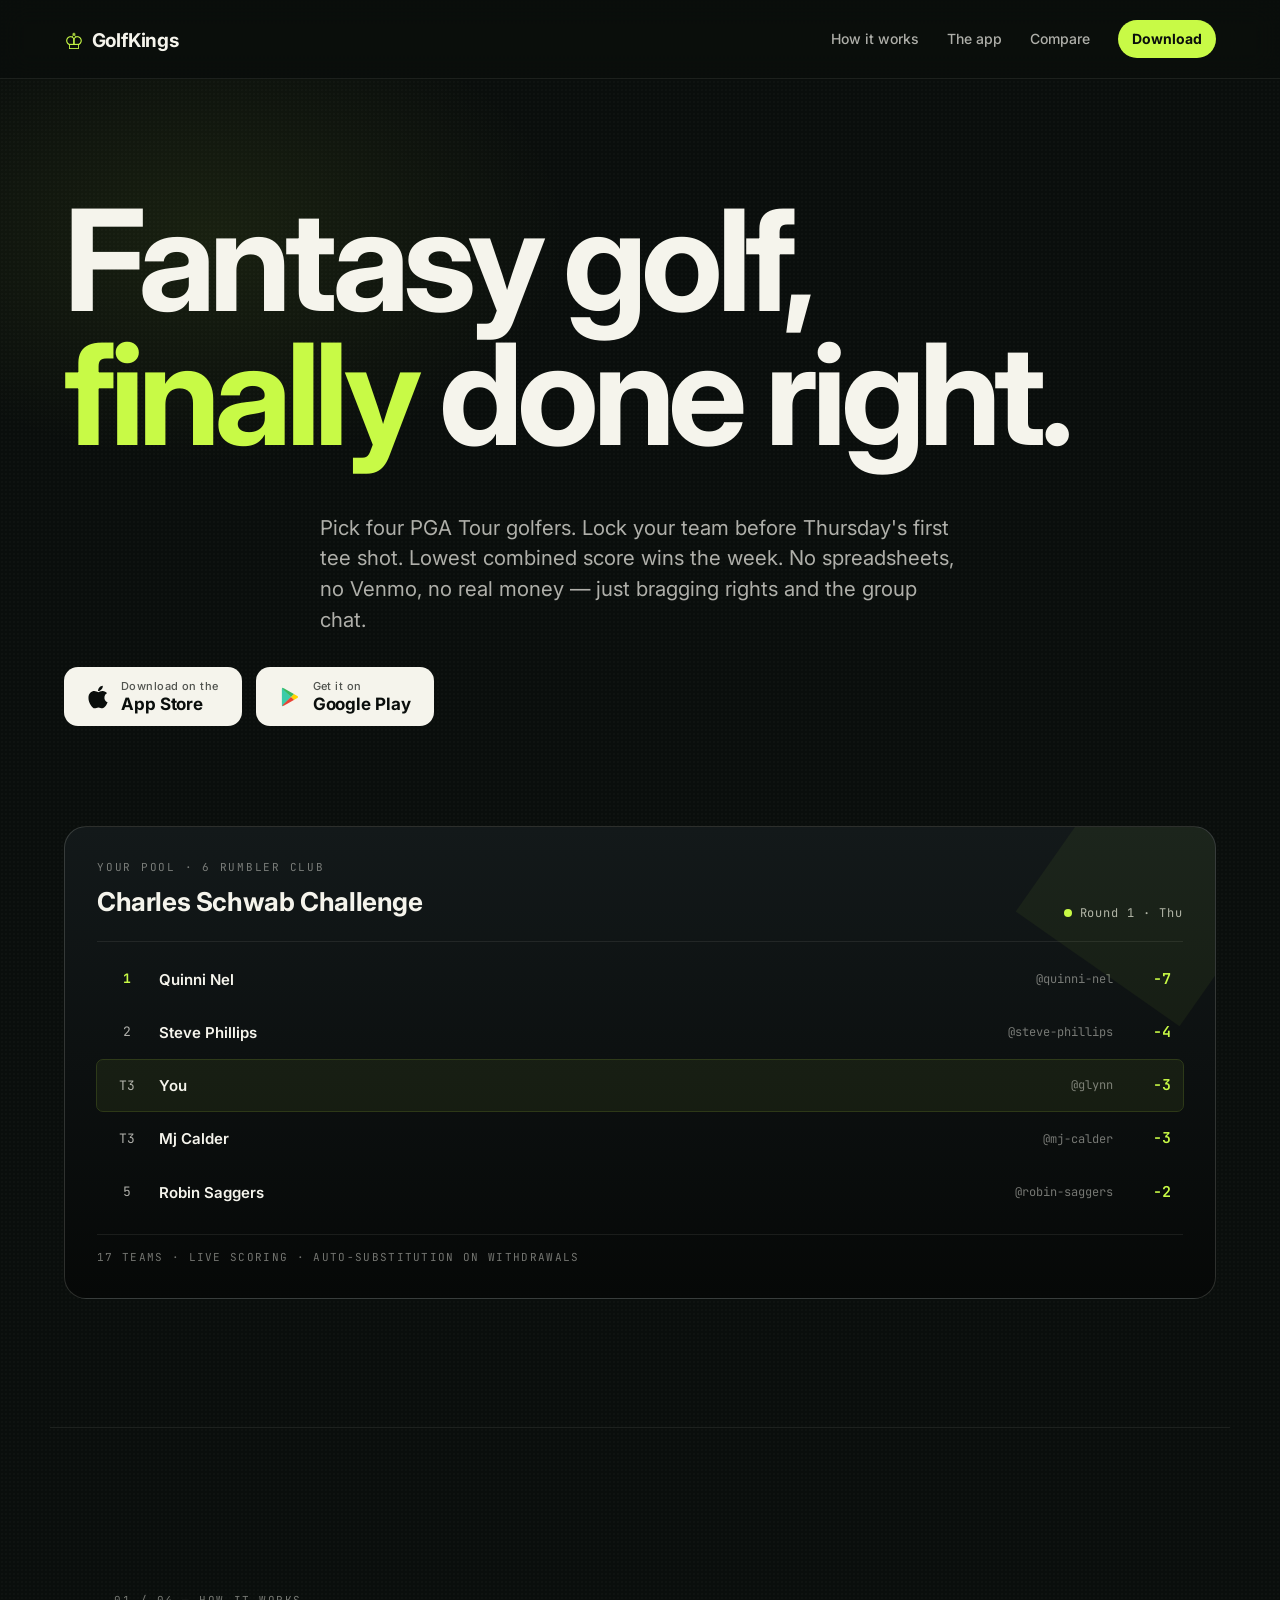
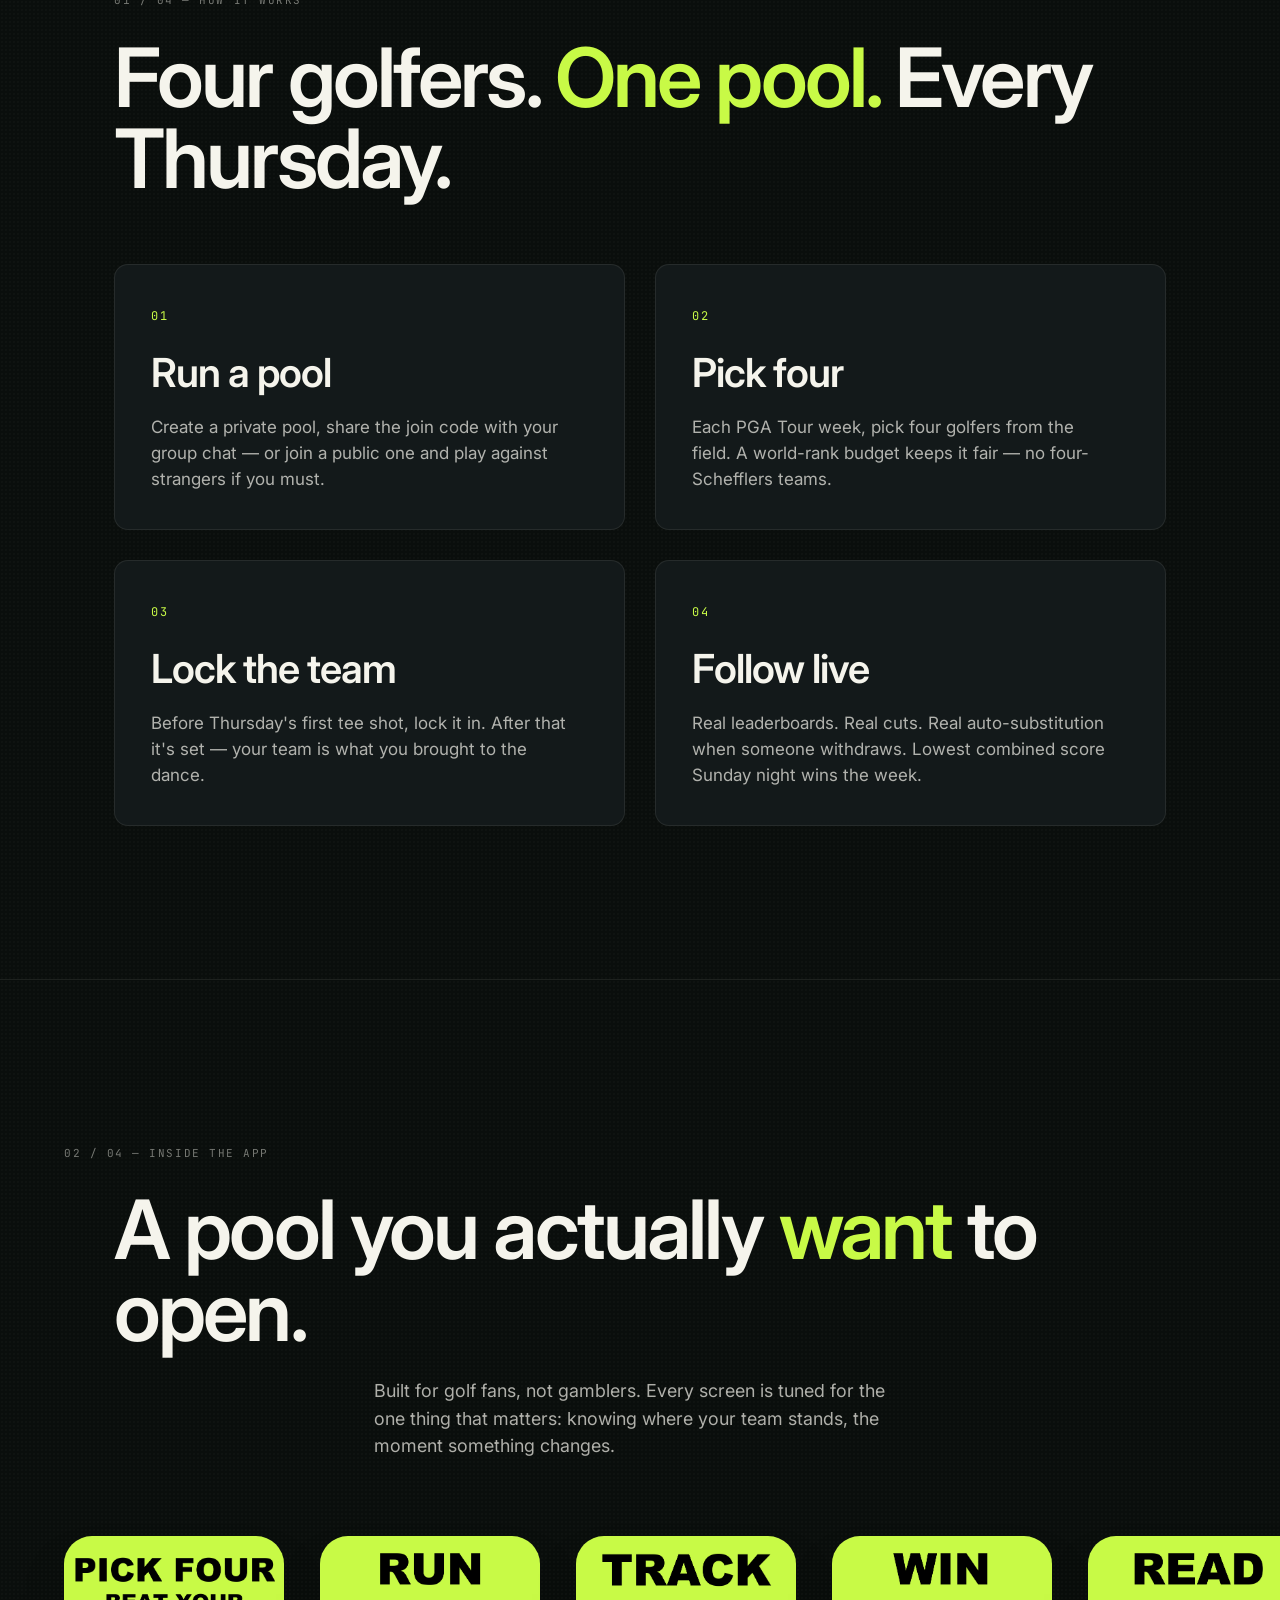
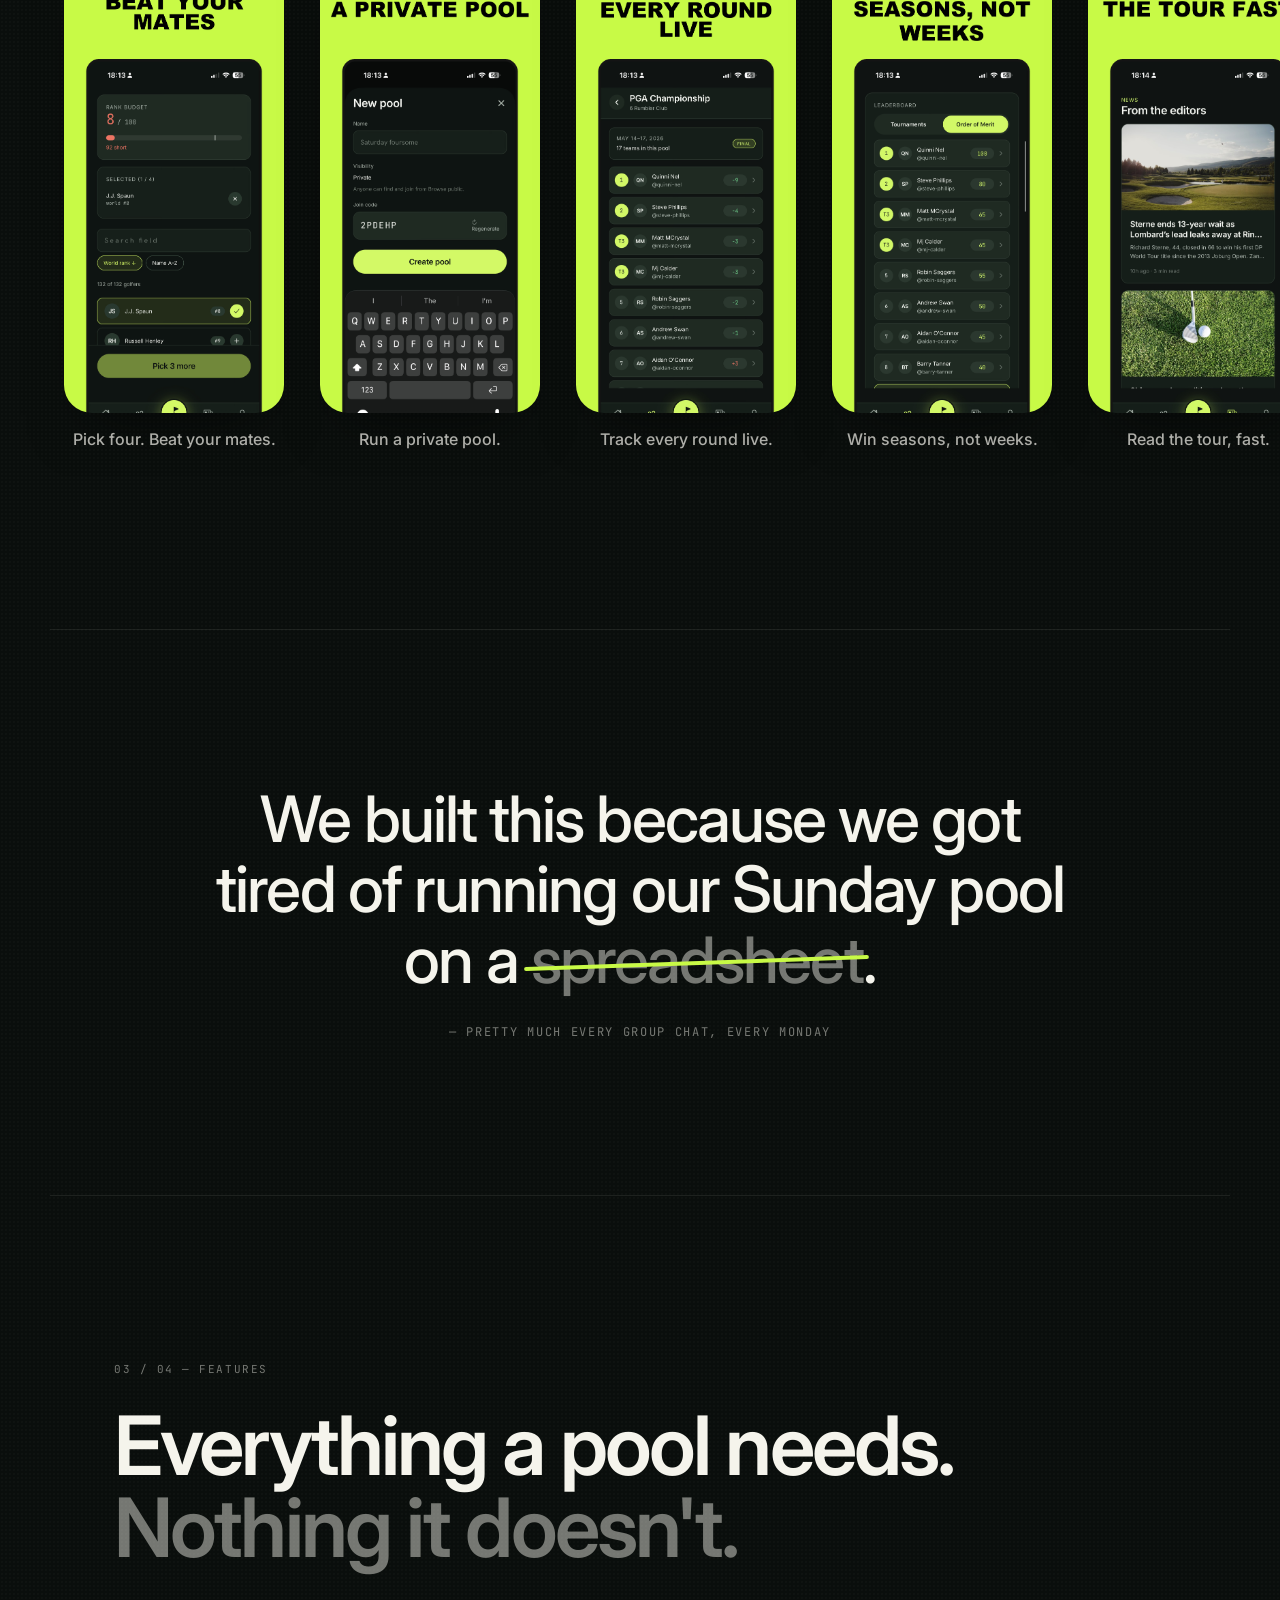
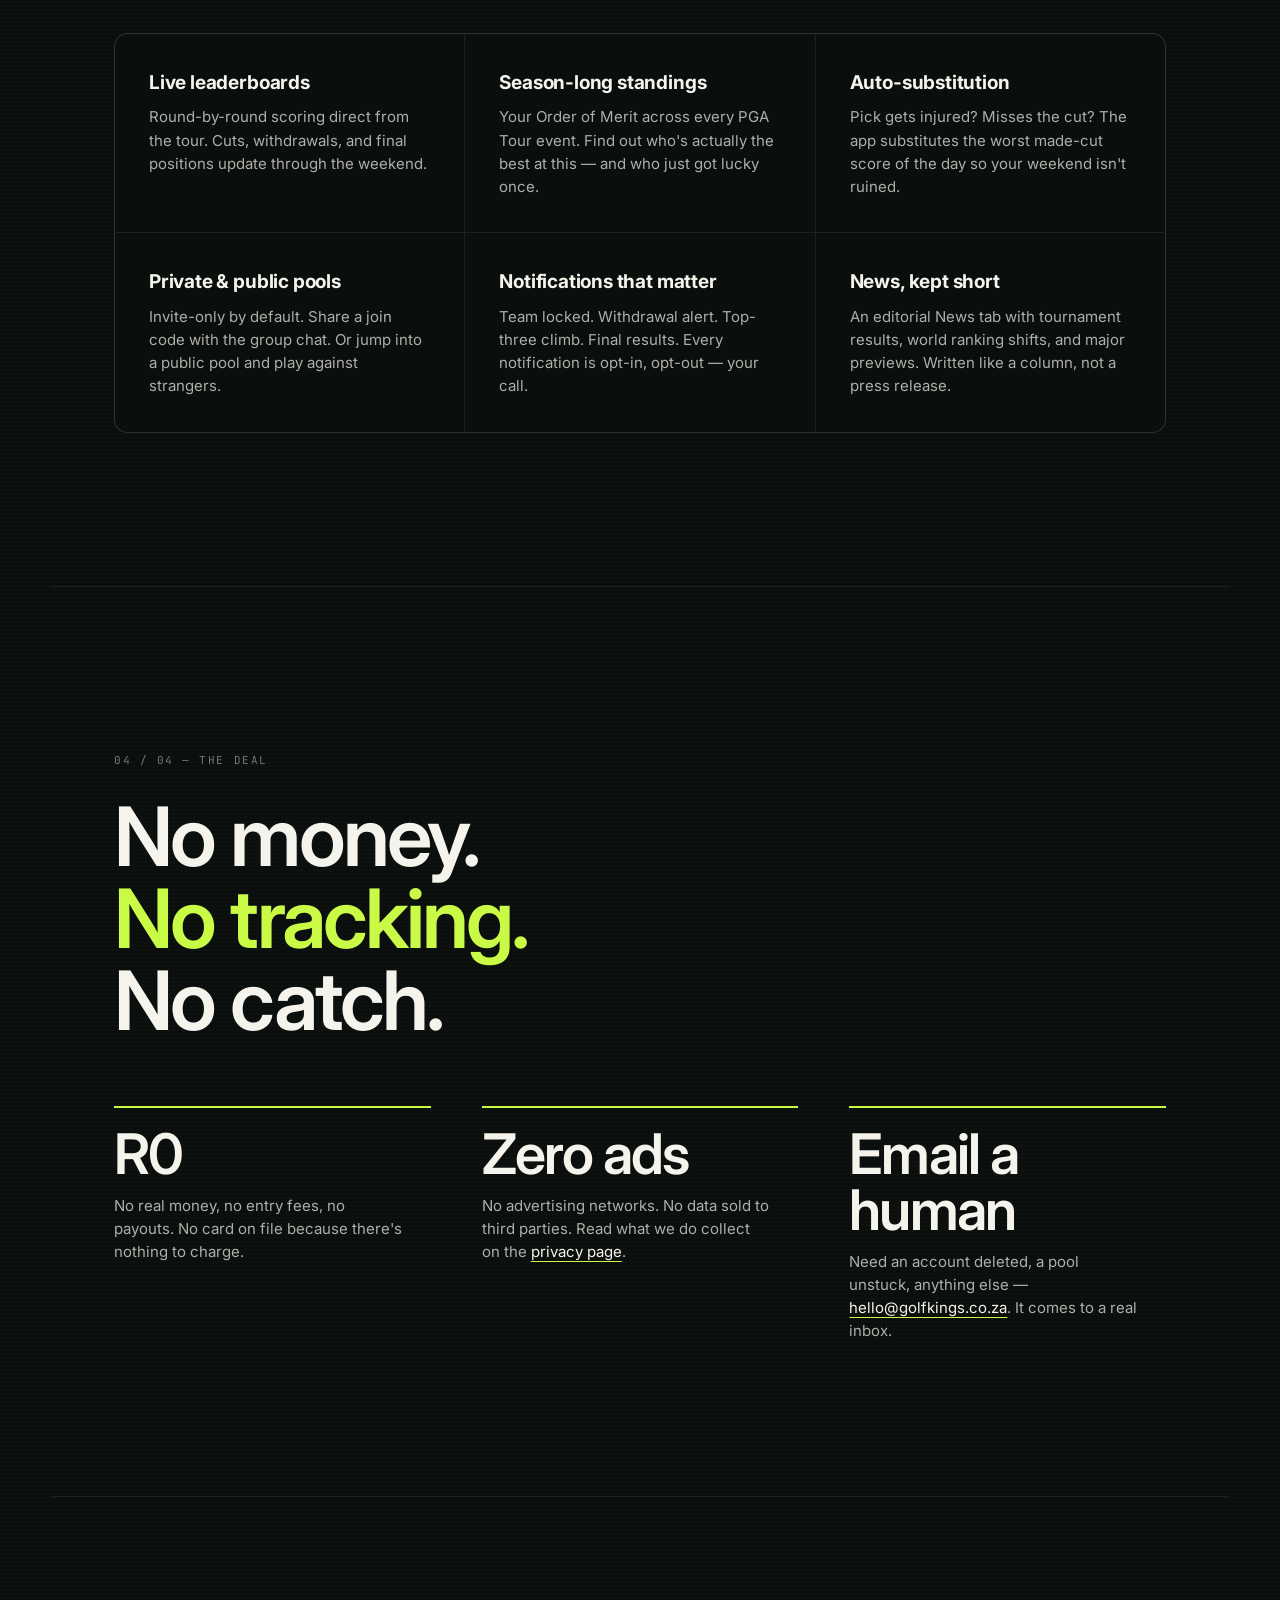
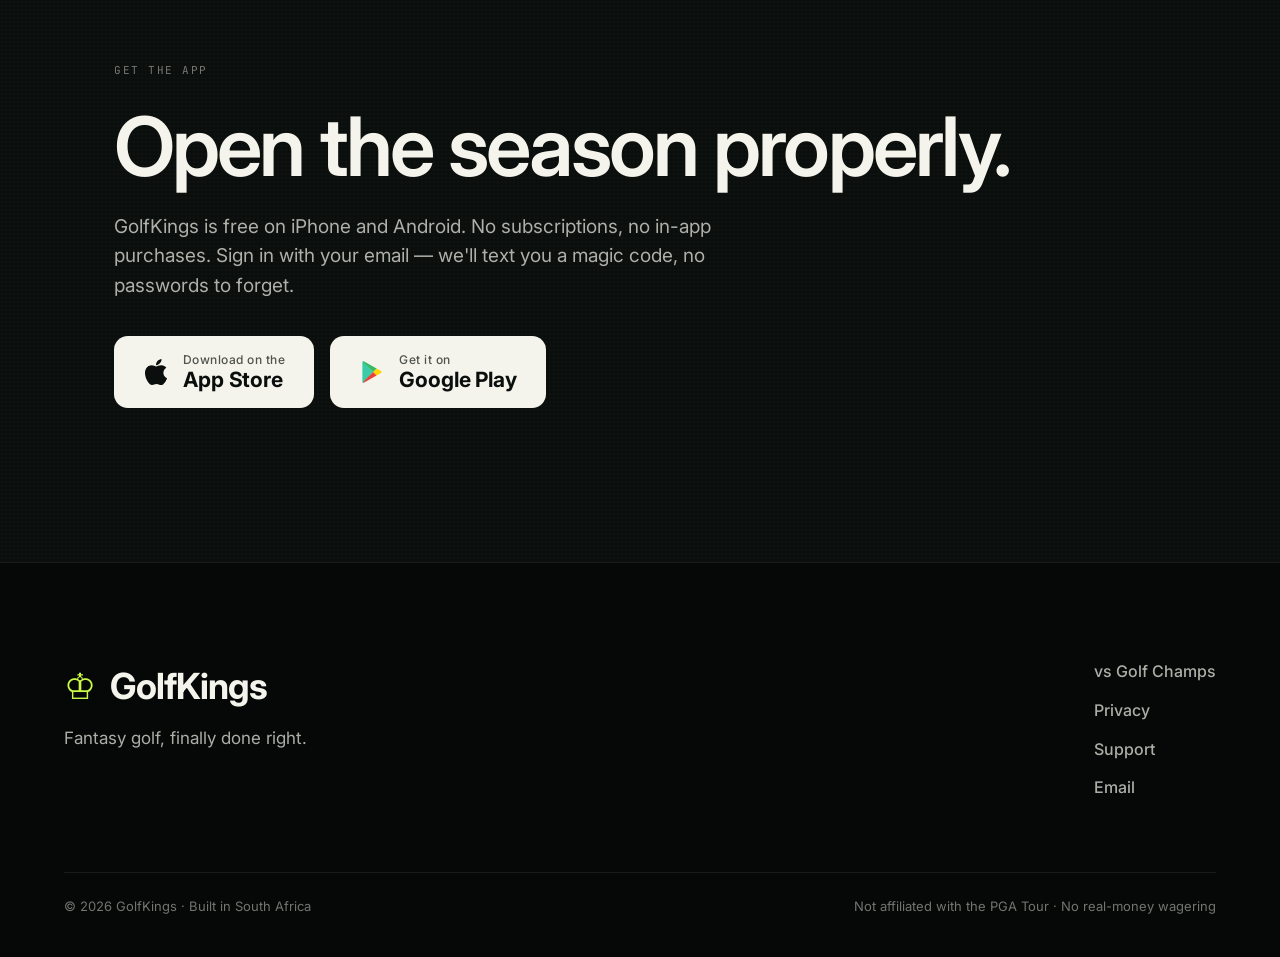
<file: index.html>
<!doctype html>
<html lang="en">
  <head>
    <meta charset="utf-8" />
    <meta name="viewport" content="width=device-width, initial-scale=1" />
    <title>GolfKings — Fantasy Golf Pool App for the PGA Tour</title>
    <meta
      name="description"
      content="Run a private fantasy golf pool with your mates. Pick four PGA Tour golfers each week, lock in before tee-off, follow live leaderboards through Sunday. Free, no betting."
    />
    <meta name="keywords" content="fantasy golf, golf pool app, PGA Tour fantasy, private golf pool, pick'em golf, golf fantasy league, fantasy golf with friends, golf scoring app" />
    <link rel="canonical" href="https://golfkings.co.za/" />

    <!-- Open Graph -->
    <meta property="og:title" content="GolfKings — Fantasy Golf with Your Mates" />
    <meta property="og:description" content="Pick four PGA Tour golfers. Lock your team before Thursday. Lowest combined score wins the week. Private pools, live leaderboards, no real money." />
    <meta property="og:type" content="website" />
    <meta property="og:url" content="https://golfkings.co.za/" />
    <meta property="og:image" content="https://golfkings.co.za/assets/og-image.png" />
    <meta property="og:image:width" content="1307" />
    <meta property="og:image:height" content="920" />
    <meta name="twitter:card" content="summary_large_image" />
    <meta name="twitter:title" content="GolfKings — Fantasy Golf with Your Mates" />
    <meta name="twitter:description" content="Pick four PGA Tour golfers. Beat your mates. No real money — just bragging rights." />
    <meta name="twitter:image" content="https://golfkings.co.za/assets/og-image.png" />

    <meta name="theme-color" content="#0a0e0c" />
    <link rel="icon" href="favicon.svg" type="image/svg+xml" />
    <link rel="apple-touch-icon" href="favicon.svg" />
    <link rel="preconnect" href="https://fonts.googleapis.com" />
    <link rel="preconnect" href="https://fonts.gstatic.com" crossorigin />
    <link
      href="https://fonts.googleapis.com/css2?family=Inter:wght@400;500;600;700;800&family=JetBrains+Mono:wght@400;500;600&display=swap"
      rel="stylesheet"
    />
    <link rel="stylesheet" href="styles.css" />

    <!-- Structured data: helps Google understand this is an app product page -->
    <script type="application/ld+json">
      {
        "@context": "https://schema.org",
        "@type": "SoftwareApplication",
        "name": "GolfKings",
        "description": "Fantasy golf pool app for the PGA Tour. Pick four golfers, run a private pool with your mates, follow live leaderboards through the weekend.",
        "applicationCategory": "SportsApplication",
        "operatingSystem": "iOS, Android",
        "url": "https://golfkings.co.za/",
        "offers": {
          "@type": "Offer",
          "price": "0",
          "priceCurrency": "ZAR"
        },
        "creator": {
          "@type": "Organization",
          "name": "GolfKings",
          "url": "https://golfkings.co.za/"
        }
      }
    </script>

    <script type="application/ld+json">
      {
        "@context": "https://schema.org",
        "@type": "Organization",
        "name": "GolfKings",
        "url": "https://golfkings.co.za/",
        "logo": "https://golfkings.co.za/favicon.svg",
        "email": "hello@golfkings.co.za",
        "sameAs": [
          "https://apps.apple.com/app/id6770234396",
          "https://play.google.com/store/apps/details?id=com.glynnallen1704.golfkings"
        ]
      }
    </script>
  </head>
  <body>
    <a href="#main" class="skip-link">Skip to content</a>

    <header class="topbar">
      <a class="wordmark" href="/" aria-label="GolfKings home">
        <span aria-hidden="true" class="wordmark__crown">♔</span>
        <span class="wordmark__text">GolfKings</span>
      </a>
      <nav class="topnav" aria-label="Primary">
        <a href="#how">How it works</a>
        <a href="#screens">The app</a>
        <a href="vs-golf-champs.html">Compare</a>
        <a class="topnav__cta" href="#get">Download</a>
      </nav>
    </header>

    <main id="main">
      <!-- Hero -->
      <section class="hero" aria-labelledby="hero-headline">
        <h1 id="hero-headline" class="hero__title">
          <span class="reveal" style="--d:60ms">Fantasy golf,</span>
          <span class="reveal hero__title--italic" style="--d:140ms"><em>finally</em> done right.</span>
        </h1>
        <p class="hero__lede reveal" style="--d:260ms">
          Pick four PGA Tour golfers. Lock your team before Thursday's first tee shot.
          Lowest combined score wins the week. No spreadsheets, no Venmo,
          no real money — just bragging rights and the group chat.
        </p>
        <div class="hero__cta reveal" style="--d:360ms">
          <a class="store-btn store-btn--apple" href="#get" aria-label="Download GolfKings on the App Store">
            <svg viewBox="0 0 384 512" aria-hidden="true" width="22" height="26" fill="currentColor"><path d="M318.7 268.7c-.2-36.7 16.4-64.4 50-84.8-18.8-26.9-47.2-41.7-84.7-44.6-35.5-2.8-74.3 20.7-88.5 20.7-15 0-49.4-19.7-76.4-19.7C63.3 141.2 4 184.8 4 273.5q0 39.3 14.4 81.2c12.8 36.7 59 126.7 107.2 125.2 25.2-.6 43-17.9 75.8-17.9 31.8 0 48.3 17.9 76.4 17.9 48.6-.7 90.4-82.5 102.6-119.3-65.2-30.7-61.7-90-61.7-91.9zm-56.6-164.2c27.3-32.4 24.8-61.9 24-72.5-24.1 1.4-52 16.4-67.9 34.9-17.5 19.8-27.8 44.3-25.6 71.9 26.1 2 49.9-11.4 69.5-34.3z"/></svg>
            <span class="store-btn__inner">
              <span class="store-btn__top">Download on the</span>
              <span class="store-btn__bot">App Store</span>
            </span>
          </a>
          <a class="store-btn store-btn--google" href="#get" aria-label="Get GolfKings on Google Play">
            <svg viewBox="0 0 24 24" aria-hidden="true" width="22" height="22"><path d="M3.61 1.81c-.31.32-.49.81-.49 1.46v17.46c0 .65.18 1.14.49 1.46l.06.05L13 12.07v-.18L3.67 1.76l-.06.05z" fill="#3CCBA9"/><path d="M16.18 15.16L13 12.07v-.18l3.18-3.18.07.04 3.76 2.14c1.07.61 1.07 1.6 0 2.21l-3.76 2.14-.07.04z" fill="#FFD400"/><path d="M16.25 15.12L13 11.98 3.61 21.36c.36.37.95.42 1.61.06l11.03-6.26" fill="#E94335"/><path d="M16.25 8.84L5.22 2.58c-.66-.37-1.25-.32-1.61.05L13 11.98l3.25-3.14z" fill="#39B962"/></svg>
            <span class="store-btn__inner">
              <span class="store-btn__top">Get it on</span>
              <span class="store-btn__bot">Google Play</span>
            </span>
          </a>
        </div>

        <!-- Faux live scoreboard panel -->
        <div class="board reveal" style="--d:520ms" aria-label="A glimpse of the in-app pool leaderboard">
          <div class="board__head">
            <div>
              <p class="board__eyebrow">YOUR POOL · 6 RUMBLER CLUB</p>
              <p class="board__title">Charles Schwab Challenge</p>
            </div>
            <span class="board__live"><span class="board__dot"></span>Round 1 · Thu</span>
          </div>
          <ol class="board__list" role="list">
            <li class="board__row board__row--lead">
              <span class="board__rank">1</span>
              <span class="board__name">Quinni Nel</span>
              <span class="board__handle">@quinni-nel</span>
              <span class="board__score">−7</span>
            </li>
            <li class="board__row">
              <span class="board__rank">2</span>
              <span class="board__name">Steve Phillips</span>
              <span class="board__handle">@steve-phillips</span>
              <span class="board__score">−4</span>
            </li>
            <li class="board__row board__row--you">
              <span class="board__rank">T3</span>
              <span class="board__name">You</span>
              <span class="board__handle">@glynn</span>
              <span class="board__score">−3</span>
            </li>
            <li class="board__row">
              <span class="board__rank">T3</span>
              <span class="board__name">Mj Calder</span>
              <span class="board__handle">@mj-calder</span>
              <span class="board__score">−3</span>
            </li>
            <li class="board__row">
              <span class="board__rank">5</span>
              <span class="board__name">Robin Saggers</span>
              <span class="board__handle">@robin-saggers</span>
              <span class="board__score">−2</span>
            </li>
          </ol>
          <p class="board__footer">17 teams · Live scoring · Auto-substitution on withdrawals</p>
        </div>
      </section>

      <!-- How it works -->
      <section class="how" id="how" aria-labelledby="how-title">
        <p class="kicker">01 / 04 — How it works</p>
        <h2 class="section-title" id="how-title">
          Four golfers. <em>One pool.</em> Every Thursday.
        </h2>
        <ol class="steps" role="list">
          <li class="step">
            <span class="step__num">01</span>
            <h3 class="step__title">Run a pool</h3>
            <p class="step__body">Create a private pool, share the join code with your group chat — or join a public one and play against strangers if you must.</p>
          </li>
          <li class="step">
            <span class="step__num">02</span>
            <h3 class="step__title">Pick four</h3>
            <p class="step__body">Each PGA Tour week, pick four golfers from the field. A world-rank budget keeps it fair — no four-Schefflers teams.</p>
          </li>
          <li class="step">
            <span class="step__num">03</span>
            <h3 class="step__title">Lock the team</h3>
            <p class="step__body">Before Thursday's first tee shot, lock it in. After that it's set — your team is what you brought to the dance.</p>
          </li>
          <li class="step">
            <span class="step__num">04</span>
            <h3 class="step__title">Follow live</h3>
            <p class="step__body">Real leaderboards. Real cuts. Real auto-substitution when someone withdraws. Lowest combined score Sunday night wins the week.</p>
          </li>
        </ol>
      </section>

      <!-- Screenshots gallery -->
      <section class="screens" id="screens" aria-labelledby="screens-title">
        <p class="kicker">02 / 04 — Inside the app</p>
        <h2 class="section-title" id="screens-title">
          A pool you actually <em>want</em> to open.
        </h2>
        <p class="screens__lede">
          Built for golf fans, not gamblers. Every screen is tuned for the one thing that matters: knowing where your team stands, the moment something changes.
        </p>
        <div class="screens__rail" role="list">
          <figure class="phone" role="listitem">
            <img src="assets/screenshots/01-pick-four.png" alt="Pick four golfers from the PGA Tour field, with a world-rank budget bar at the top showing your remaining picks." loading="lazy" width="645" height="1398" />
            <figcaption>Pick four. Beat your mates.</figcaption>
          </figure>
          <figure class="phone" role="listitem">
            <img src="assets/screenshots/02-private-pool.png" alt="Create a new private golf pool with a shareable join code." loading="lazy" width="645" height="1398" />
            <figcaption>Run a private pool.</figcaption>
          </figure>
          <figure class="phone" role="listitem">
            <img src="assets/screenshots/03-track-live.png" alt="Live tournament leaderboard updating round by round." loading="lazy" width="645" height="1398" />
            <figcaption>Track every round live.</figcaption>
          </figure>
          <figure class="phone" role="listitem">
            <img src="assets/screenshots/04-win-season.png" alt="Season-long Order of Merit standings across every PGA Tour event." loading="lazy" width="645" height="1398" />
            <figcaption>Win seasons, not weeks.</figcaption>
          </figure>
          <figure class="phone" role="listitem">
            <img src="assets/screenshots/05-read-tour.png" alt="In-app News tab with editorial PGA Tour coverage." loading="lazy" width="645" height="1398" />
            <figcaption>Read the tour, fast.</figcaption>
          </figure>
        </div>
        <p class="screens__hint" aria-hidden="true">← swipe →</p>
      </section>

      <!-- Pull quote -->
      <section class="quote" aria-label="What this replaces">
        <p class="quote__text">
          We built this because we got tired of running our Sunday pool on a
          <span class="quote__strike">spreadsheet</span>.
        </p>
        <p class="quote__attrib">— Pretty much every group chat, every Monday</p>
      </section>

      <!-- Features -->
      <section class="features" id="features" aria-labelledby="features-title">
        <p class="kicker">03 / 04 — Features</p>
        <h2 class="section-title" id="features-title">
          Everything a pool needs.
          <span class="section-title__muted">Nothing it doesn't.</span>
        </h2>
        <div class="feature-grid">
          <article class="feature">
            <h3>Live leaderboards</h3>
            <p>Round-by-round scoring direct from the tour. Cuts, withdrawals, and final positions update through the weekend.</p>
          </article>
          <article class="feature">
            <h3>Season-long standings</h3>
            <p>Your Order of Merit across every PGA Tour event. Find out who's actually the best at this — and who just got lucky once.</p>
          </article>
          <article class="feature">
            <h3>Auto-substitution</h3>
            <p>Pick gets injured? Misses the cut? The app substitutes the worst made-cut score of the day so your weekend isn't ruined.</p>
          </article>
          <article class="feature">
            <h3>Private &amp; public pools</h3>
            <p>Invite-only by default. Share a join code with the group chat. Or jump into a public pool and play against strangers.</p>
          </article>
          <article class="feature">
            <h3>Notifications that matter</h3>
            <p>Team locked. Withdrawal alert. Top-three climb. Final results. Every notification is opt-in, opt-out — your call.</p>
          </article>
          <article class="feature">
            <h3>News, kept short</h3>
            <p>An editorial News tab with tournament results, world ranking shifts, and major previews. Written like a column, not a press release.</p>
          </article>
        </div>
      </section>

      <!-- Trust block -->
      <section class="trust" id="privacy" aria-labelledby="trust-title">
        <p class="kicker">04 / 04 — The deal</p>
        <h2 class="section-title" id="trust-title">No money.<br/> <em>No tracking.</em> <br/> No catch.</h2>
        <div class="trust__grid">
          <div class="trust__cell">
            <p class="trust__lead">R0</p>
            <p class="trust__body">No real money, no entry fees, no payouts. No card on file because there's nothing to charge.</p>
          </div>
          <div class="trust__cell">
            <p class="trust__lead">Zero ads</p>
            <p class="trust__body">No advertising networks. No data sold to third parties. Read what we do collect on the <a href="privacy.html">privacy page</a>.</p>
          </div>
          <div class="trust__cell">
            <p class="trust__lead">Email a human</p>
            <p class="trust__body">Need an account deleted, a pool unstuck, anything else — <a href="mailto:hello@golfkings.co.za">hello@golfkings.co.za</a>. It comes to a real inbox.</p>
          </div>
        </div>
      </section>

      <!-- Get the app -->
      <section class="get" id="get" aria-labelledby="get-title">
        <p class="kicker">Get the app</p>
        <h2 class="section-title" id="get-title">Open the season properly.</h2>
        <p class="get__body">
          GolfKings is free on iPhone and Android. No subscriptions, no in-app purchases. Sign in with your email — we'll text you a magic code, no passwords to forget.
        </p>
        <div class="get__actions">
          <a class="store-btn store-btn--apple store-btn--lg" href="https://apps.apple.com/app/id6770234396" aria-label="Download GolfKings on the App Store">
            <svg viewBox="0 0 384 512" aria-hidden="true" width="26" height="30" fill="currentColor"><path d="M318.7 268.7c-.2-36.7 16.4-64.4 50-84.8-18.8-26.9-47.2-41.7-84.7-44.6-35.5-2.8-74.3 20.7-88.5 20.7-15 0-49.4-19.7-76.4-19.7C63.3 141.2 4 184.8 4 273.5q0 39.3 14.4 81.2c12.8 36.7 59 126.7 107.2 125.2 25.2-.6 43-17.9 75.8-17.9 31.8 0 48.3 17.9 76.4 17.9 48.6-.7 90.4-82.5 102.6-119.3-65.2-30.7-61.7-90-61.7-91.9zm-56.6-164.2c27.3-32.4 24.8-61.9 24-72.5-24.1 1.4-52 16.4-67.9 34.9-17.5 19.8-27.8 44.3-25.6 71.9 26.1 2 49.9-11.4 69.5-34.3z"/></svg>
            <span class="store-btn__inner">
              <span class="store-btn__top">Download on the</span>
              <span class="store-btn__bot">App Store</span>
            </span>
          </a>
          <a class="store-btn store-btn--google store-btn--lg" href="https://play.google.com/store/apps/details?id=com.glynnallen1704.golfkings" aria-label="Get GolfKings on Google Play">
            <svg viewBox="0 0 24 24" aria-hidden="true" width="26" height="26"><path d="M3.61 1.81c-.31.32-.49.81-.49 1.46v17.46c0 .65.18 1.14.49 1.46l.06.05L13 12.07v-.18L3.67 1.76l-.06.05z" fill="#3CCBA9"/><path d="M16.18 15.16L13 12.07v-.18l3.18-3.18.07.04 3.76 2.14c1.07.61 1.07 1.6 0 2.21l-3.76 2.14-.07.04z" fill="#FFD400"/><path d="M16.25 15.12L13 11.98 3.61 21.36c.36.37.95.42 1.61.06l11.03-6.26" fill="#E94335"/><path d="M16.25 8.84L5.22 2.58c-.66-.37-1.25-.32-1.61.05L13 11.98l3.25-3.14z" fill="#39B962"/></svg>
            <span class="store-btn__inner">
              <span class="store-btn__top">Get it on</span>
              <span class="store-btn__bot">Google Play</span>
            </span>
          </a>
        </div>
      </section>
    </main>

    <footer class="footer">
      <div class="footer__row">
        <div>
          <p class="footer__mark">
            <span aria-hidden="true">♔</span> GolfKings
          </p>
          <p class="footer__line">Fantasy golf, finally done right.</p>
        </div>
        <nav class="footer__nav" aria-label="Footer">
          <a href="vs-golf-champs.html">vs Golf Champs</a>
          <a href="privacy.html">Privacy</a>
          <a href="support.html">Support</a>
          <a href="mailto:hello@golfkings.co.za">Email</a>
        </nav>
      </div>
      <div class="footer__meta">
        <span>© 2026 GolfKings · Built in South Africa</span>
        <span>Not affiliated with the PGA Tour · No real-money wagering</span>
      </div>
    </footer>
  </body>
</html>
</file>
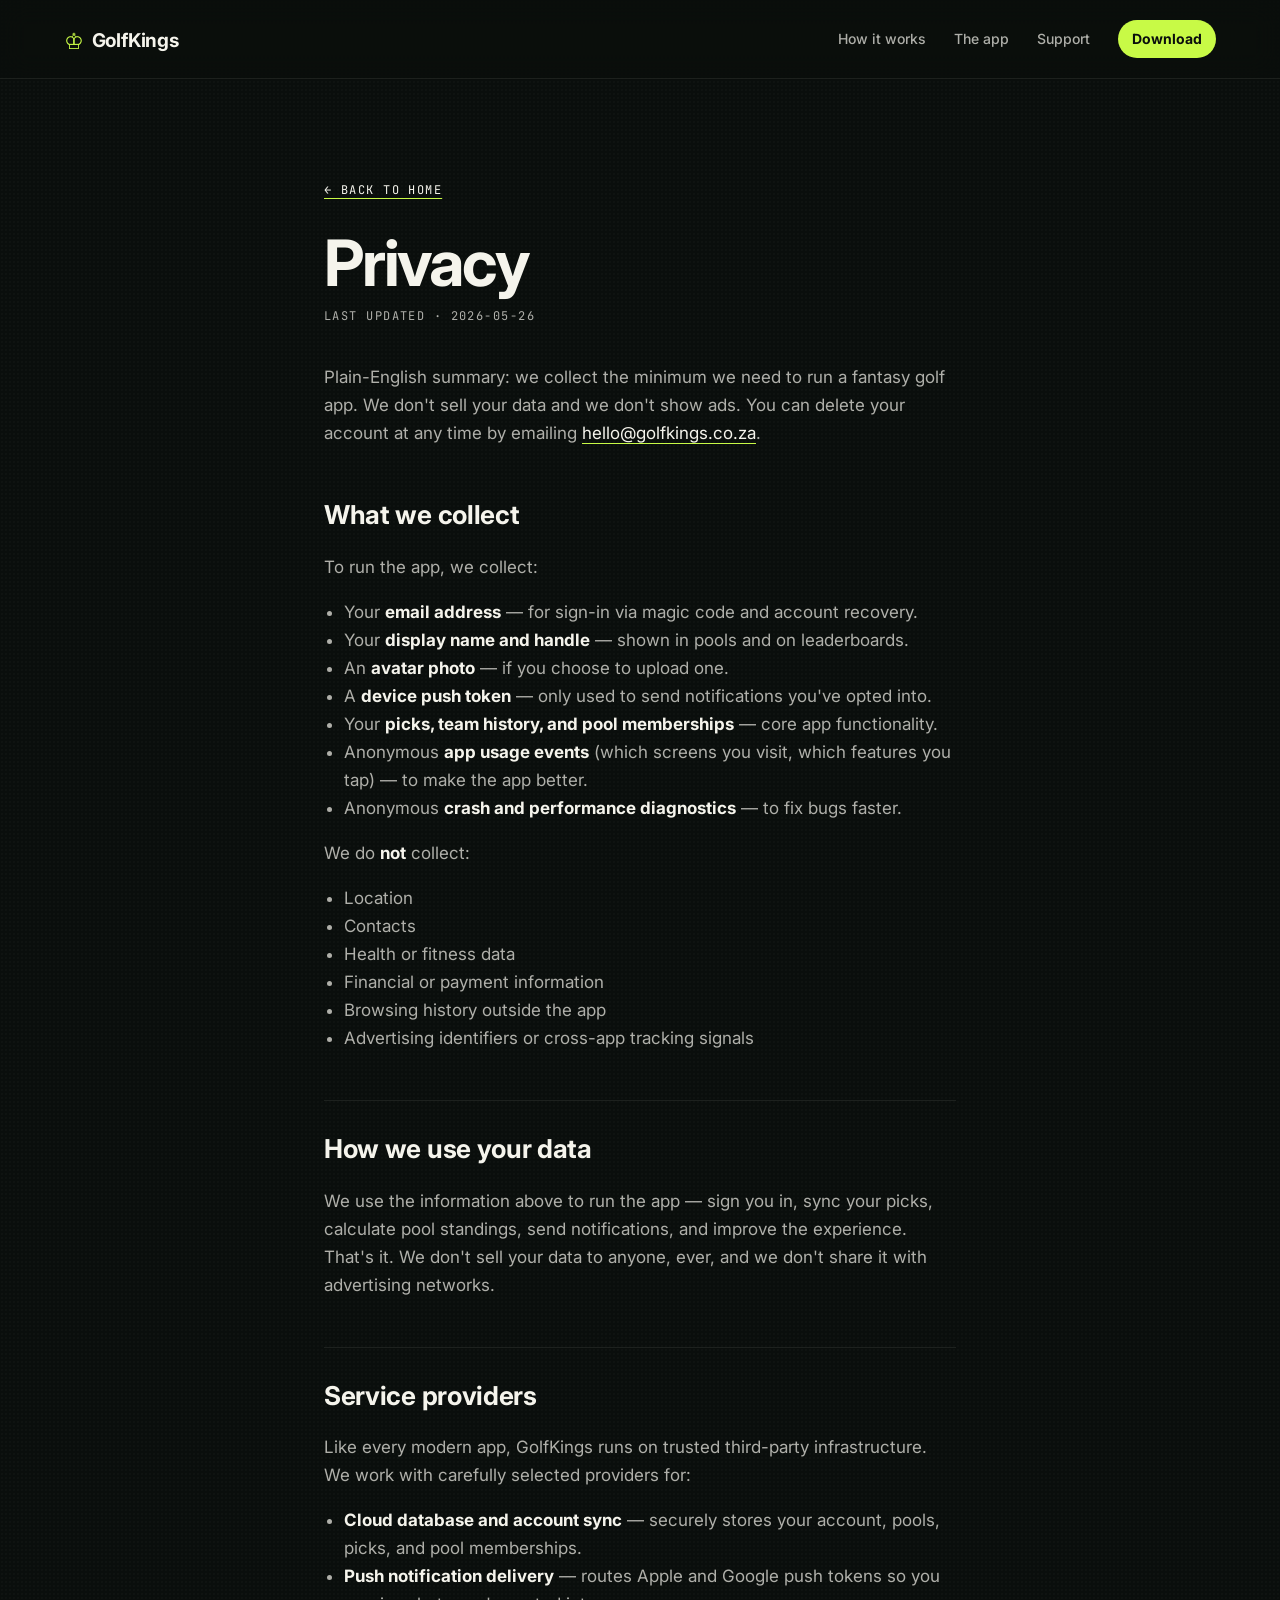
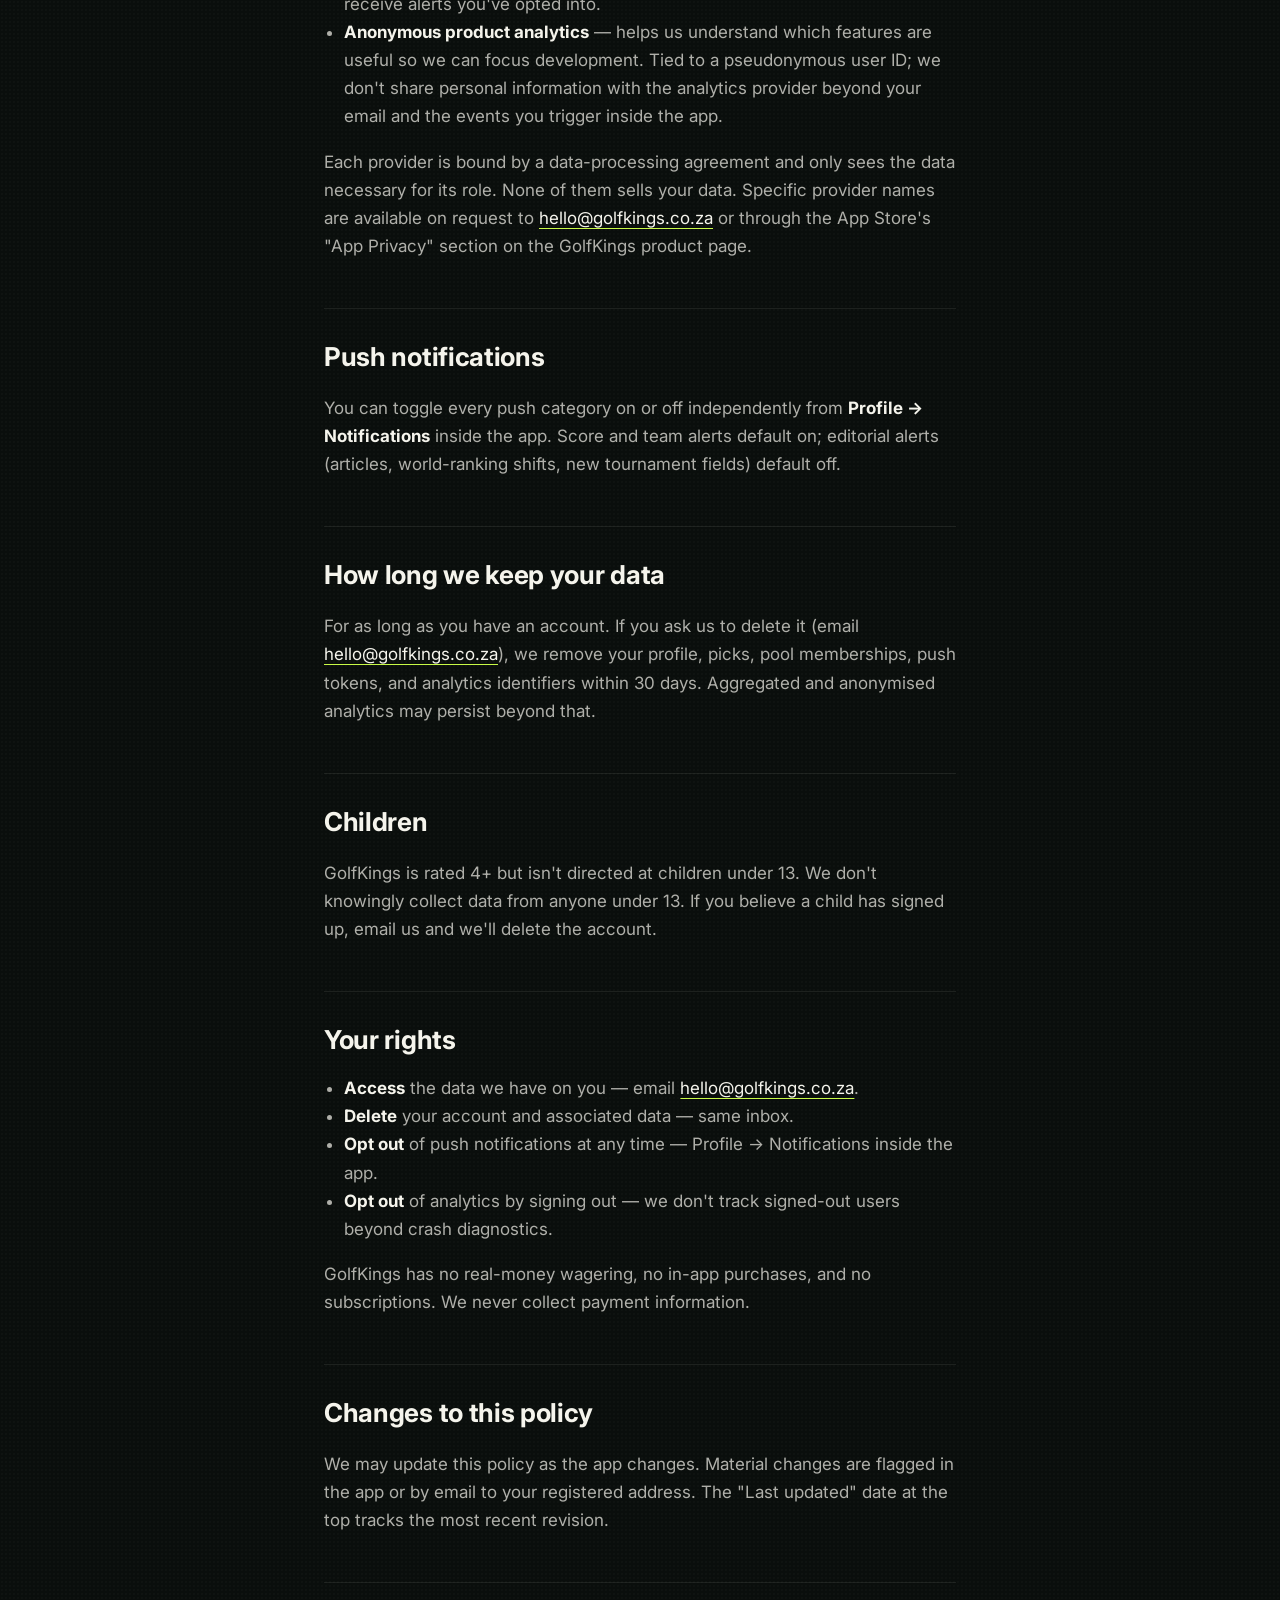
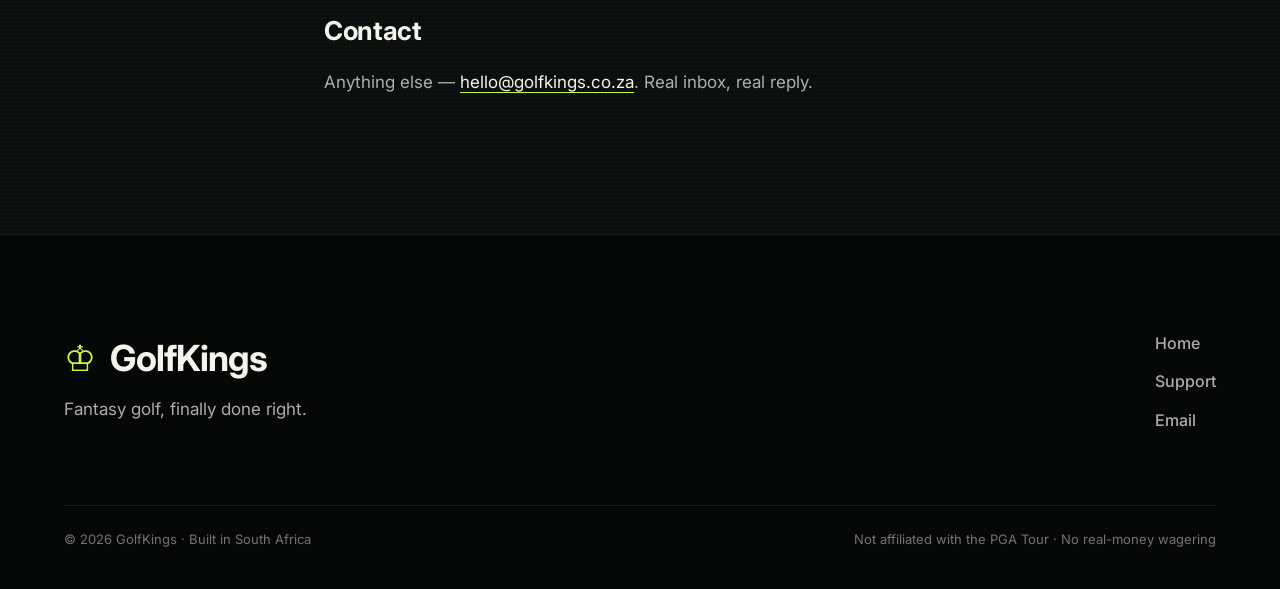
<file: privacy.html>
<!doctype html>
<html lang="en">
  <head>
    <meta charset="utf-8" />
    <meta name="viewport" content="width=device-width, initial-scale=1" />
    <title>Privacy · GolfKings</title>
    <meta name="description" content="GolfKings privacy policy. We collect the minimum needed to run the app, never sell your data, and you can delete your account any time." />
    <link rel="canonical" href="https://golfkings.co.za/privacy.html" />
    <meta name="theme-color" content="#0a0e0c" />
    <link rel="icon" href="favicon.svg" type="image/svg+xml" />
    <link rel="apple-touch-icon" href="favicon.svg" />
    <link rel="preconnect" href="https://fonts.googleapis.com" />
    <link rel="preconnect" href="https://fonts.gstatic.com" crossorigin />
    <link
      href="https://fonts.googleapis.com/css2?family=Inter:wght@400;500;600;700;800&family=JetBrains+Mono:wght@400;500;600&display=swap"
      rel="stylesheet"
    />
    <link rel="stylesheet" href="styles.css" />
  </head>
  <body>
    <a href="#main" class="skip-link">Skip to content</a>
    <header class="topbar">
      <a class="wordmark" href="index.html" aria-label="GolfKings home">
        <span aria-hidden="true" class="wordmark__crown">♔</span>
        <span class="wordmark__text">GolfKings</span>
      </a>
      <nav class="topnav" aria-label="Primary">
        <a href="index.html#how">How it works</a>
        <a href="index.html#screens">The app</a>
        <a href="support.html">Support</a>
        <a class="topnav__cta" href="index.html#get">Download</a>
      </nav>
    </header>

    <main id="main" class="doc">
      <a class="doc__back" href="index.html">← Back to home</a>
      <h1>Privacy</h1>
      <p class="doc__updated">Last updated · 2026-05-26</p>

      <p>
        Plain-English summary: we collect the minimum we need to run a
        fantasy golf app. We don't sell your data and we don't show ads.
        You can delete your account at any time by emailing
        <a href="mailto:hello@golfkings.co.za">hello@golfkings.co.za</a>.
      </p>

      <h2>What we collect</h2>
      <p>To run the app, we collect:</p>
      <ul>
        <li>Your <strong>email address</strong> — for sign-in via magic code and account recovery.</li>
        <li>Your <strong>display name and handle</strong> — shown in pools and on leaderboards.</li>
        <li>An <strong>avatar photo</strong> — if you choose to upload one.</li>
        <li>A <strong>device push token</strong> — only used to send notifications you've opted into.</li>
        <li>Your <strong>picks, team history, and pool memberships</strong> — core app functionality.</li>
        <li>Anonymous <strong>app usage events</strong> (which screens you visit, which features you tap) — to make the app better.</li>
        <li>Anonymous <strong>crash and performance diagnostics</strong> — to fix bugs faster.</li>
      </ul>

      <p>We do <strong>not</strong> collect:</p>
      <ul>
        <li>Location</li>
        <li>Contacts</li>
        <li>Health or fitness data</li>
        <li>Financial or payment information</li>
        <li>Browsing history outside the app</li>
        <li>Advertising identifiers or cross-app tracking signals</li>
      </ul>

      <h2>How we use your data</h2>
      <p>
        We use the information above to run the app — sign you in, sync your
        picks, calculate pool standings, send notifications, and improve the
        experience. That's it. We don't sell your data to anyone, ever, and
        we don't share it with advertising networks.
      </p>

      <h2>Service providers</h2>
      <p>
        Like every modern app, GolfKings runs on trusted third-party
        infrastructure. We work with carefully selected providers for:
      </p>
      <ul>
        <li><strong>Cloud database and account sync</strong> — securely stores your account, pools, picks, and pool memberships.</li>
        <li><strong>Push notification delivery</strong> — routes Apple and Google push tokens so you receive alerts you've opted into.</li>
        <li><strong>Anonymous product analytics</strong> — helps us understand which features are useful so we can focus development. Tied to a pseudonymous user ID; we don't share personal information with the analytics provider beyond your email and the events you trigger inside the app.</li>
      </ul>
      <p>
        Each provider is bound by a data-processing agreement and only sees
        the data necessary for its role. None of them sells your data.
        Specific provider names are available on request to
        <a href="mailto:hello@golfkings.co.za">hello@golfkings.co.za</a> or
        through the App Store's "App Privacy" section on the GolfKings
        product page.
      </p>

      <h2>Push notifications</h2>
      <p>
        You can toggle every push category on or off independently from
        <strong>Profile → Notifications</strong> inside the app. Score and
        team alerts default on; editorial alerts (articles, world-ranking
        shifts, new tournament fields) default off.
      </p>

      <h2>How long we keep your data</h2>
      <p>
        For as long as you have an account. If you ask us to delete it
        (email <a href="mailto:hello@golfkings.co.za">hello@golfkings.co.za</a>),
        we remove your profile, picks, pool memberships, push tokens, and
        analytics identifiers within 30 days. Aggregated and anonymised
        analytics may persist beyond that.
      </p>

      <h2>Children</h2>
      <p>
        GolfKings is rated 4+ but isn't directed at children under 13. We
        don't knowingly collect data from anyone under 13. If you believe a
        child has signed up, email us and we'll delete the account.
      </p>

      <h2>Your rights</h2>
      <ul>
        <li><strong>Access</strong> the data we have on you — email <a href="mailto:hello@golfkings.co.za">hello@golfkings.co.za</a>.</li>
        <li><strong>Delete</strong> your account and associated data — same inbox.</li>
        <li><strong>Opt out</strong> of push notifications at any time — Profile → Notifications inside the app.</li>
        <li><strong>Opt out</strong> of analytics by signing out — we don't track signed-out users beyond crash diagnostics.</li>
      </ul>
      <p>
        GolfKings has no real-money wagering, no in-app purchases, and no
        subscriptions. We never collect payment information.
      </p>

      <h2>Changes to this policy</h2>
      <p>
        We may update this policy as the app changes. Material changes are
        flagged in the app or by email to your registered address. The "Last
        updated" date at the top tracks the most recent revision.
      </p>

      <h2>Contact</h2>
      <p>
        Anything else — <a href="mailto:hello@golfkings.co.za">hello@golfkings.co.za</a>. Real inbox, real reply.
      </p>
    </main>

    <footer class="footer">
      <div class="footer__row">
        <div>
          <p class="footer__mark"><span aria-hidden="true">♔</span> GolfKings</p>
          <p class="footer__line">Fantasy golf, finally done right.</p>
        </div>
        <nav class="footer__nav" aria-label="Footer">
          <a href="index.html">Home</a>
          <a href="support.html">Support</a>
          <a href="mailto:hello@golfkings.co.za">Email</a>
        </nav>
      </div>
      <div class="footer__meta">
        <span>© 2026 GolfKings · Built in South Africa</span>
        <span>Not affiliated with the PGA Tour · No real-money wagering</span>
      </div>
    </footer>
  </body>
</html>
</file>
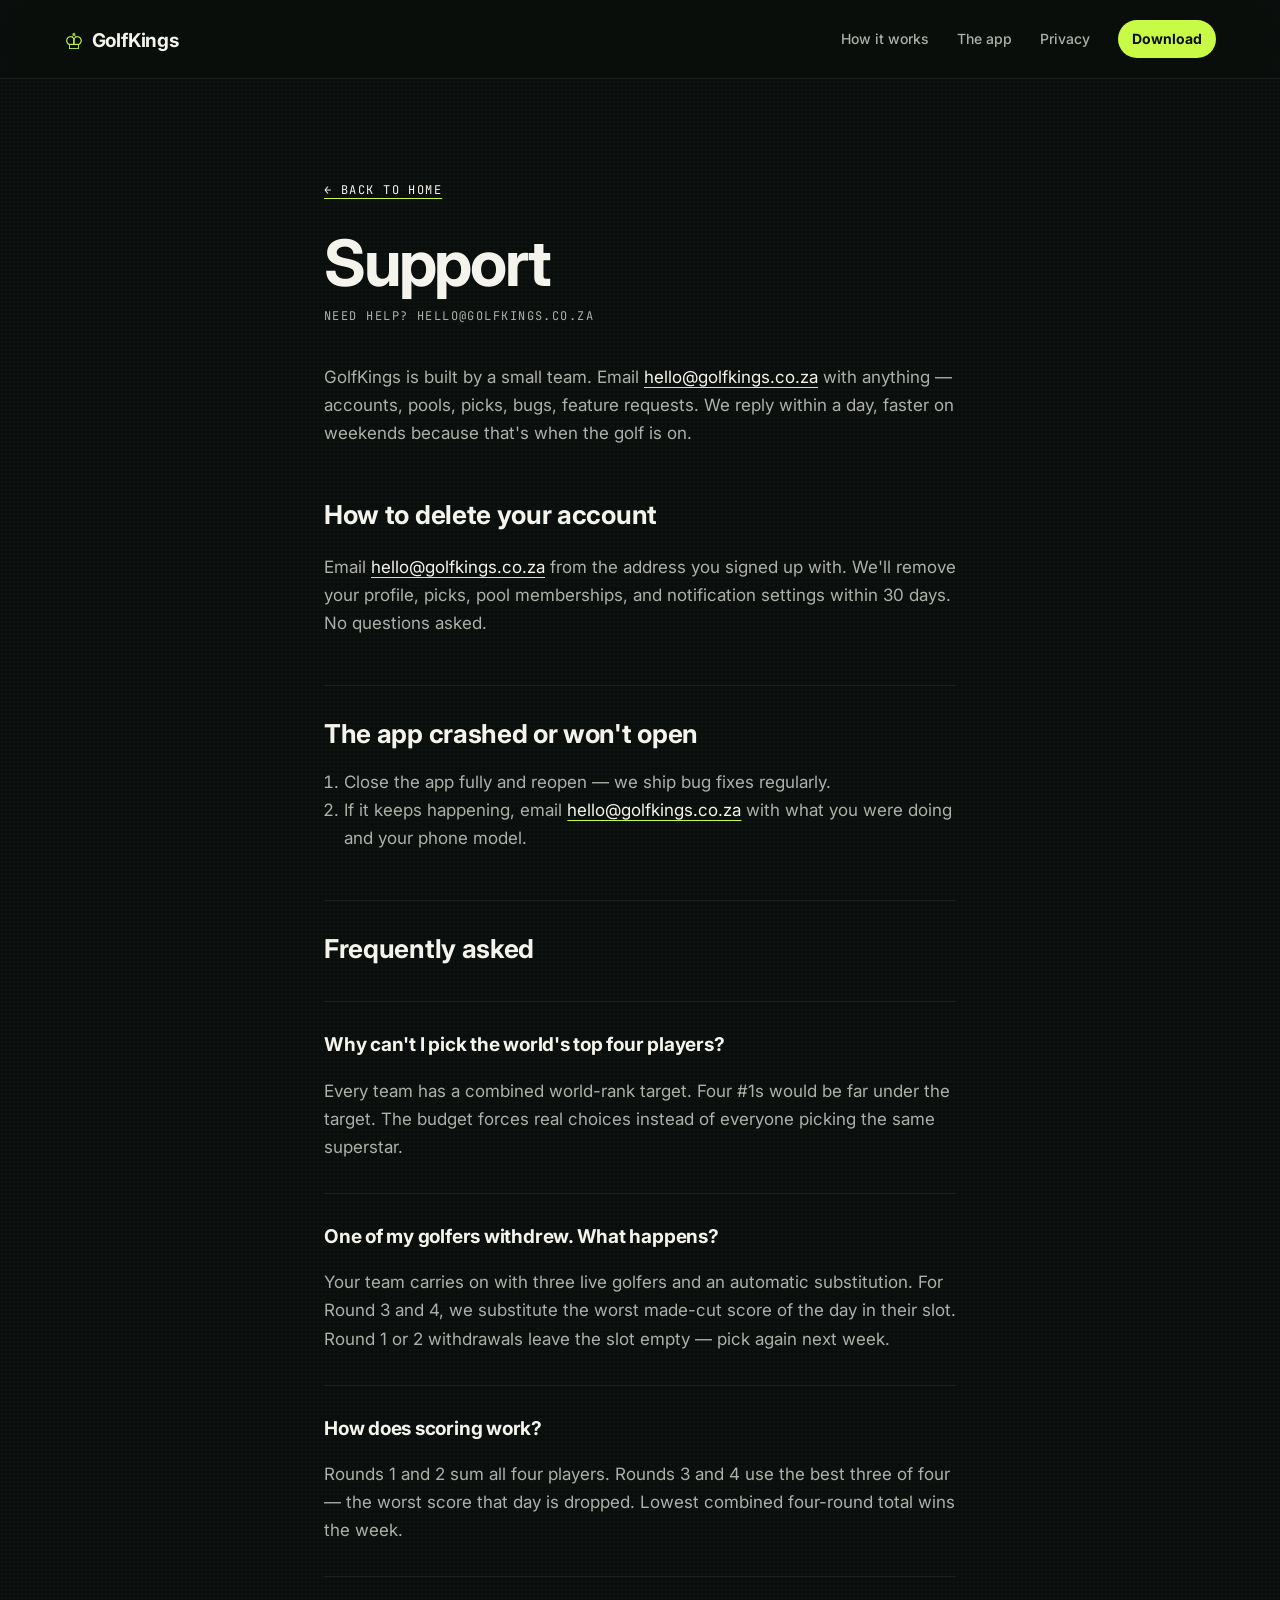
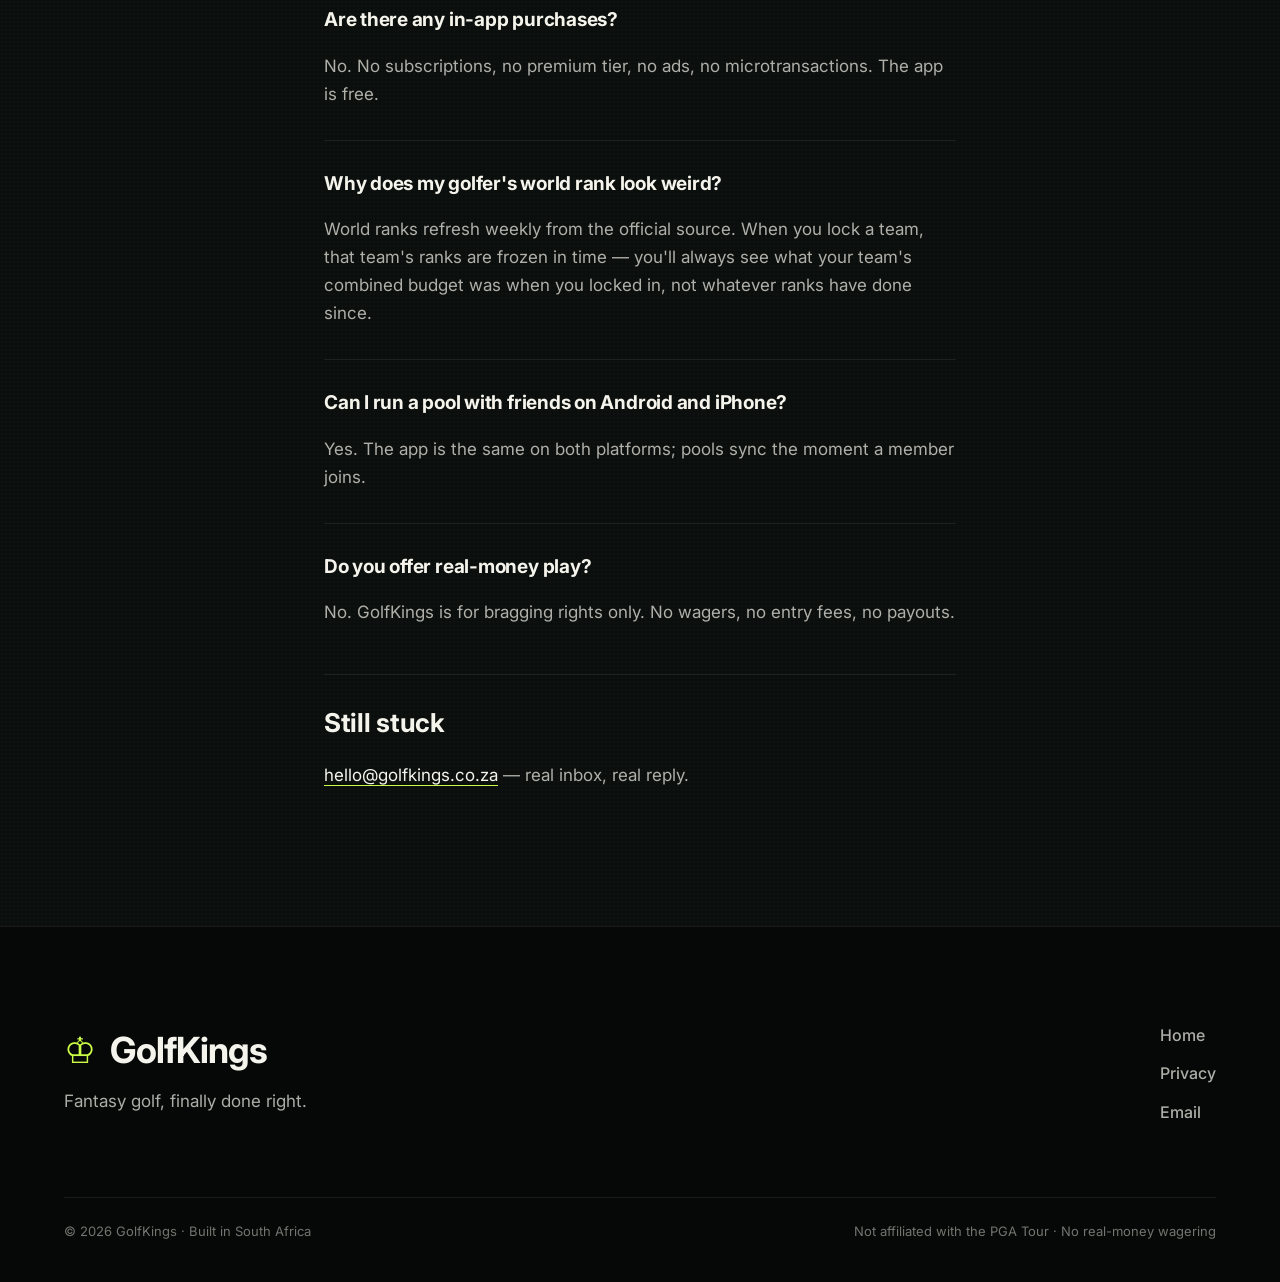
<file: support.html>
<!doctype html>
<html lang="en">
  <head>
    <meta charset="utf-8" />
    <meta name="viewport" content="width=device-width, initial-scale=1" />
    <title>Support · GolfKings</title>
    <meta name="description" content="GolfKings support. How to get help, common questions, and how to reach a real person." />
    <link rel="canonical" href="https://golfkings.co.za/support.html" />
    <meta name="theme-color" content="#0a0e0c" />
    <link rel="icon" href="favicon.svg" type="image/svg+xml" />
    <link rel="apple-touch-icon" href="favicon.svg" />
    <link rel="preconnect" href="https://fonts.googleapis.com" />
    <link rel="preconnect" href="https://fonts.gstatic.com" crossorigin />
    <link
      href="https://fonts.googleapis.com/css2?family=Inter:wght@400;500;600;700;800&family=JetBrains+Mono:wght@400;500;600&display=swap"
      rel="stylesheet"
    />
    <link rel="stylesheet" href="styles.css" />
  </head>
  <body>
    <a href="#main" class="skip-link">Skip to content</a>
    <header class="topbar">
      <a class="wordmark" href="index.html" aria-label="GolfKings home">
        <span aria-hidden="true" class="wordmark__crown">♔</span>
        <span class="wordmark__text">GolfKings</span>
      </a>
      <nav class="topnav" aria-label="Primary">
        <a href="index.html#how">How it works</a>
        <a href="index.html#screens">The app</a>
        <a href="privacy.html">Privacy</a>
        <a class="topnav__cta" href="index.html#get">Download</a>
      </nav>
    </header>

    <main id="main" class="doc">
      <a class="doc__back" href="index.html">← Back to home</a>
      <h1>Support</h1>
      <p class="doc__updated">Need help? hello@golfkings.co.za</p>

      <p>
        GolfKings is built by a small team. Email
        <a href="mailto:hello@golfkings.co.za">hello@golfkings.co.za</a> with
        anything — accounts, pools, picks, bugs, feature requests. We reply
        within a day, faster on weekends because that's when the golf is on.
      </p>

      <h2>How to delete your account</h2>
      <p>
        Email
        <a href="mailto:hello@golfkings.co.za?subject=Delete%20my%20account">hello@golfkings.co.za</a>
        from the address you signed up with. We'll remove your profile,
        picks, pool memberships, and notification settings within 30 days.
        No questions asked.
      </p>

      <h2>The app crashed or won't open</h2>
      <ol>
        <li>Close the app fully and reopen — we ship bug fixes regularly.</li>
        <li>If it keeps happening, email <a href="mailto:hello@golfkings.co.za?subject=Crash">hello@golfkings.co.za</a> with what you were doing and your phone model.</li>
      </ol>

      <h2>Frequently asked</h2>

      <h2 style="font-size: 19px; margin-top: 32px">Why can't I pick the world's top four players?</h2>
      <p>
        Every team has a combined world-rank target. Four #1s would be far
        under the target. The budget forces real choices instead of
        everyone picking the same superstar.
      </p>

      <h2 style="font-size: 19px; margin-top: 32px">One of my golfers withdrew. What happens?</h2>
      <p>
        Your team carries on with three live golfers and an automatic
        substitution. For Round 3 and 4, we substitute the worst made-cut
        score of the day in their slot. Round 1 or 2 withdrawals leave the
        slot empty — pick again next week.
      </p>

      <h2 style="font-size: 19px; margin-top: 32px">How does scoring work?</h2>
      <p>
        Rounds 1 and 2 sum all four players. Rounds 3 and 4 use the best
        three of four — the worst score that day is dropped. Lowest combined
        four-round total wins the week.
      </p>

      <h2 style="font-size: 19px; margin-top: 32px">Are there any in-app purchases?</h2>
      <p>
        No. No subscriptions, no premium tier, no ads, no microtransactions.
        The app is free.
      </p>

      <h2 style="font-size: 19px; margin-top: 32px">Why does my golfer's world rank look weird?</h2>
      <p>
        World ranks refresh weekly from the official source. When you lock a
        team, that team's ranks are frozen in time — you'll always see what
        your team's combined budget was when you locked in, not whatever
        ranks have done since.
      </p>

      <h2 style="font-size: 19px; margin-top: 32px">Can I run a pool with friends on Android and iPhone?</h2>
      <p>
        Yes. The app is the same on both platforms; pools sync the moment
        a member joins.
      </p>

      <h2 style="font-size: 19px; margin-top: 32px">Do you offer real-money play?</h2>
      <p>
        No. GolfKings is for bragging rights only. No wagers, no entry fees,
        no payouts.
      </p>

      <h2>Still stuck</h2>
      <p>
        <a href="mailto:hello@golfkings.co.za">hello@golfkings.co.za</a> — real inbox, real reply.
      </p>
    </main>

    <footer class="footer">
      <div class="footer__row">
        <div>
          <p class="footer__mark"><span aria-hidden="true">♔</span> GolfKings</p>
          <p class="footer__line">Fantasy golf, finally done right.</p>
        </div>
        <nav class="footer__nav" aria-label="Footer">
          <a href="index.html">Home</a>
          <a href="privacy.html">Privacy</a>
          <a href="mailto:hello@golfkings.co.za">Email</a>
        </nav>
      </div>
      <div class="footer__meta">
        <span>© 2026 GolfKings · Built in South Africa</span>
        <span>Not affiliated with the PGA Tour · No real-money wagering</span>
      </div>
    </footer>
  </body>
</html>
</file>
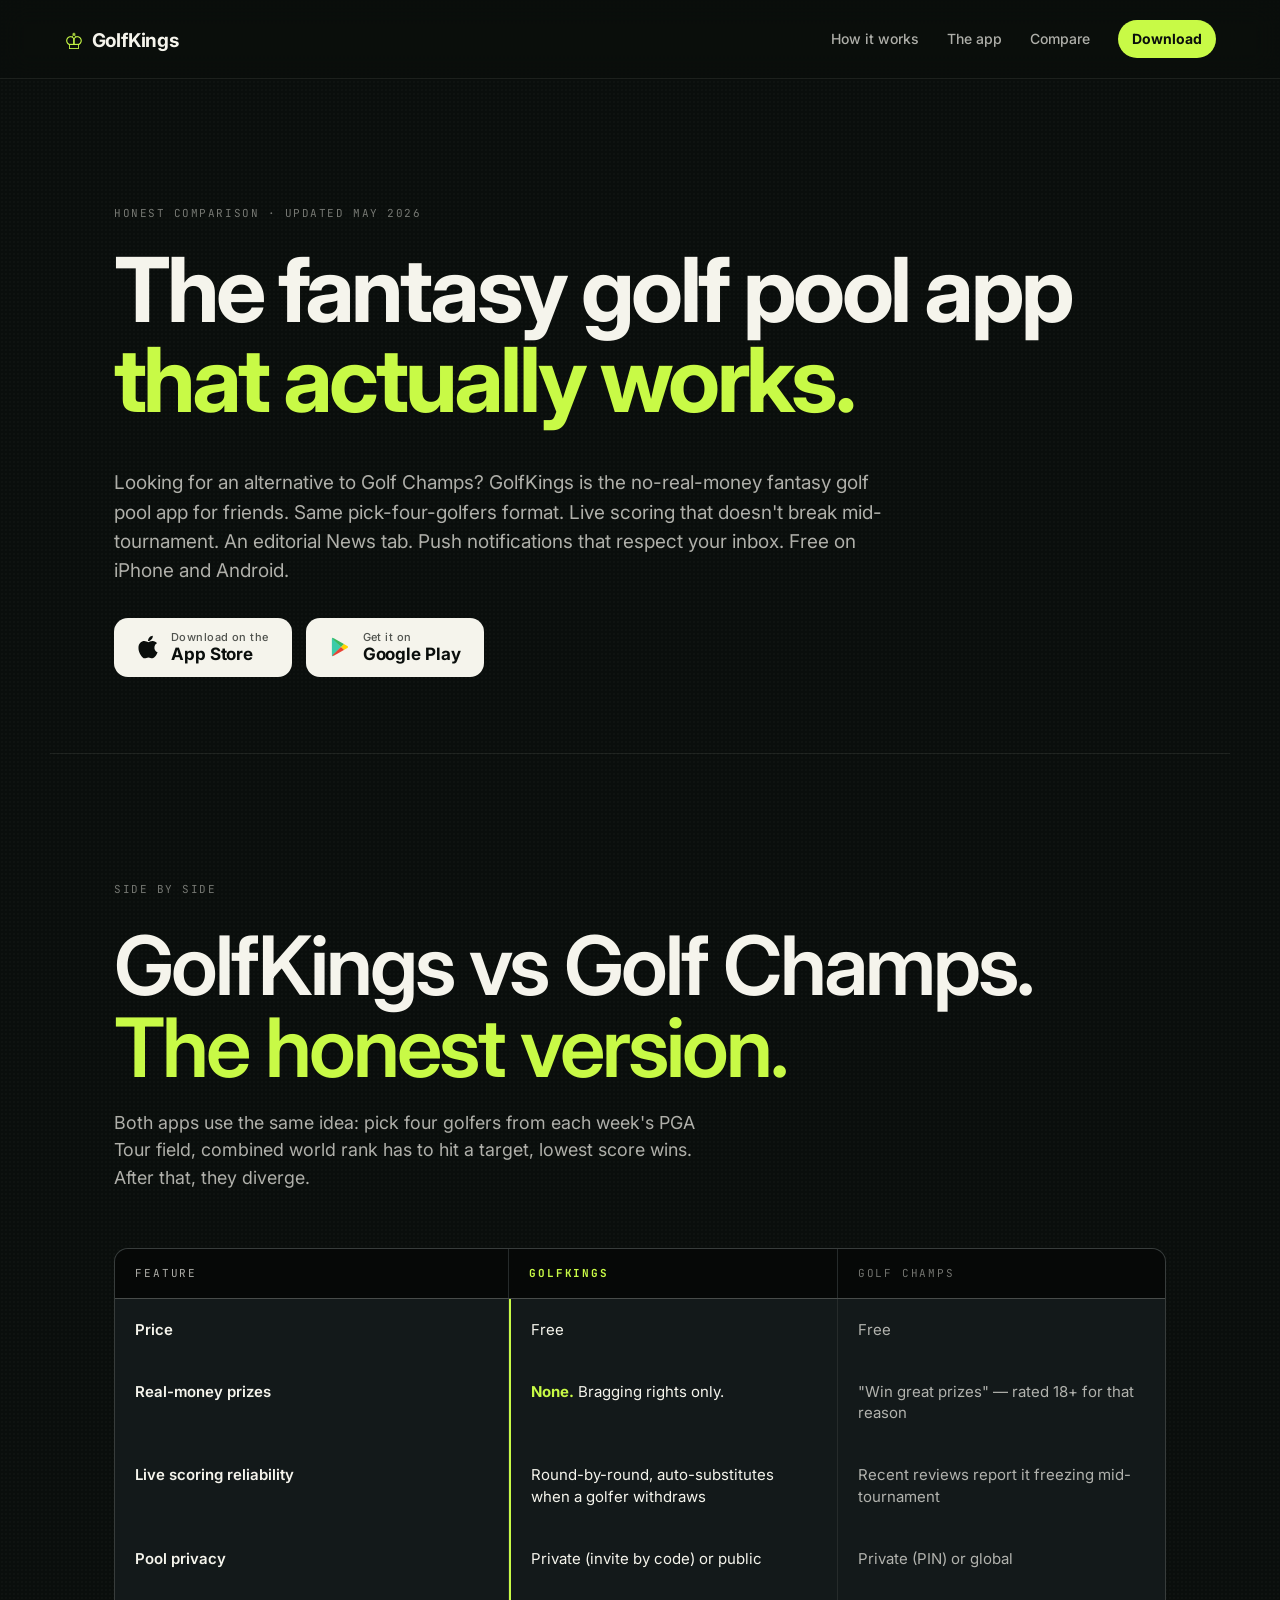
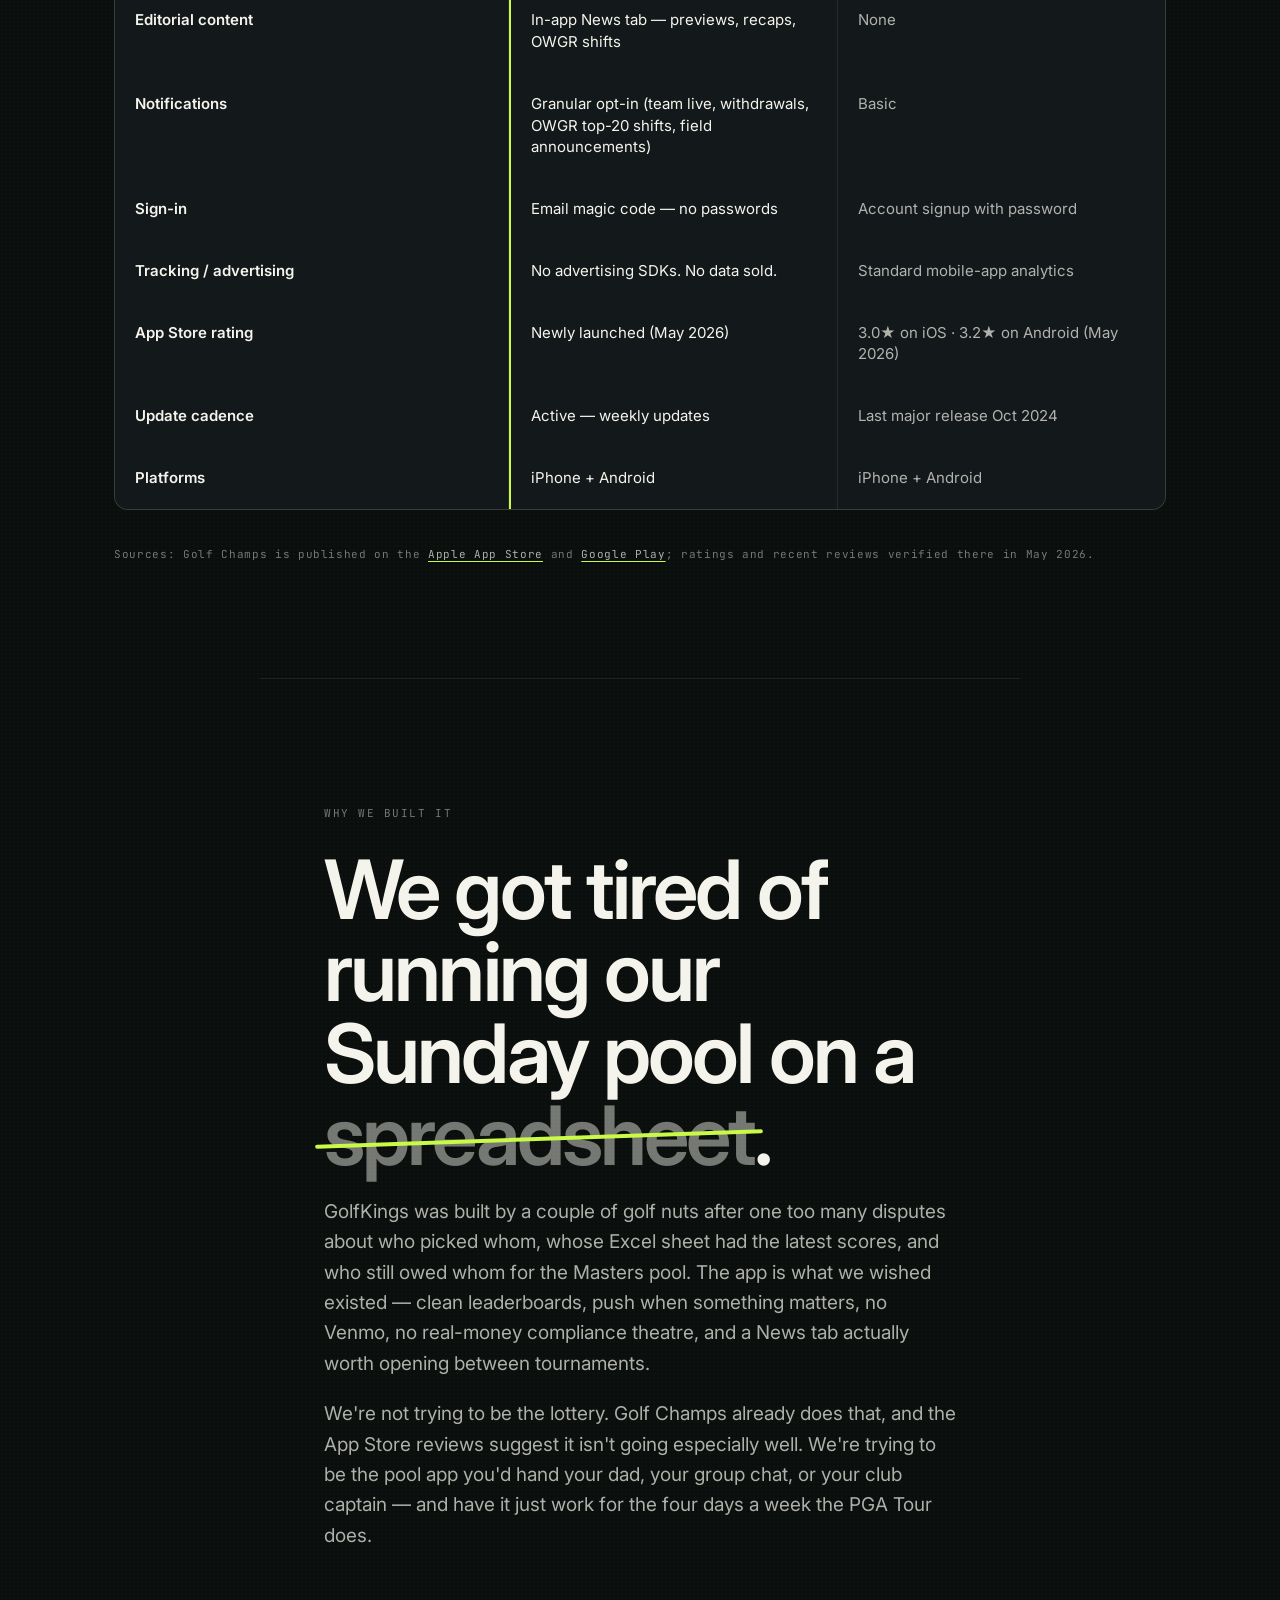
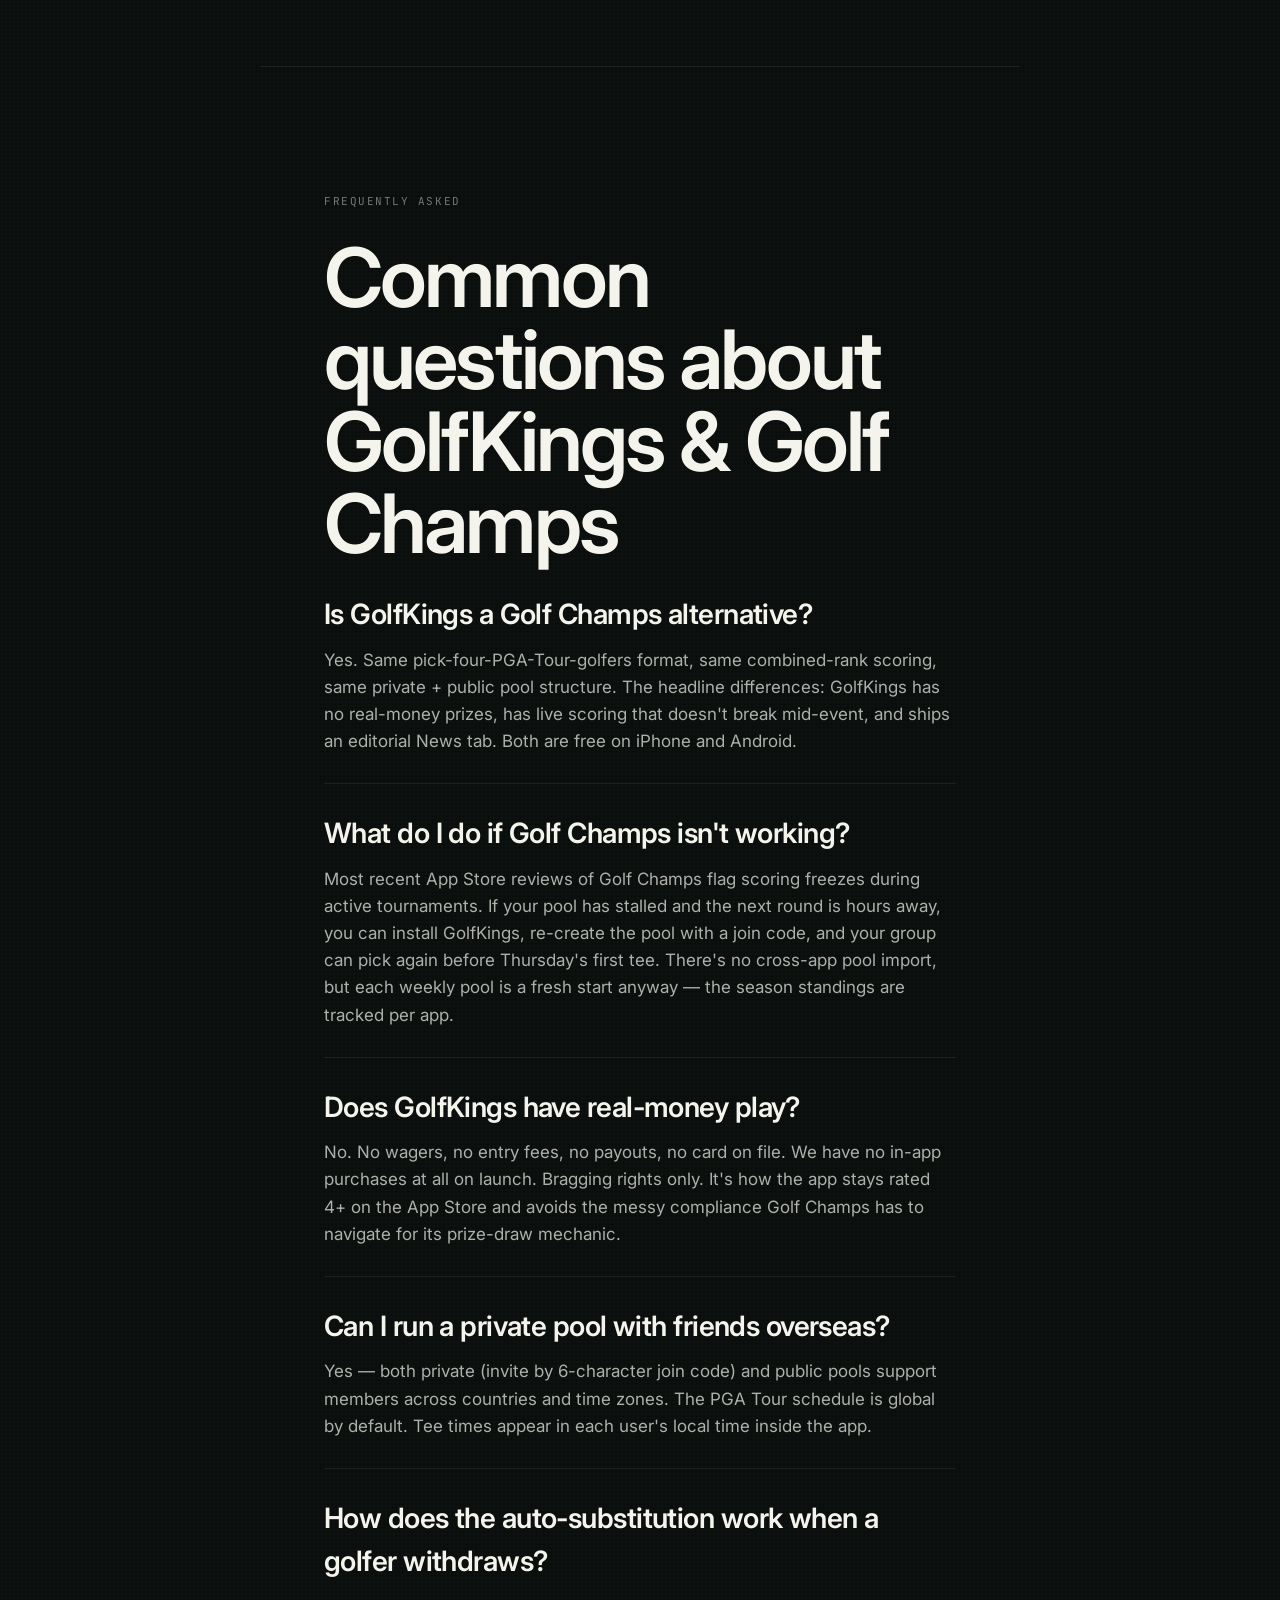
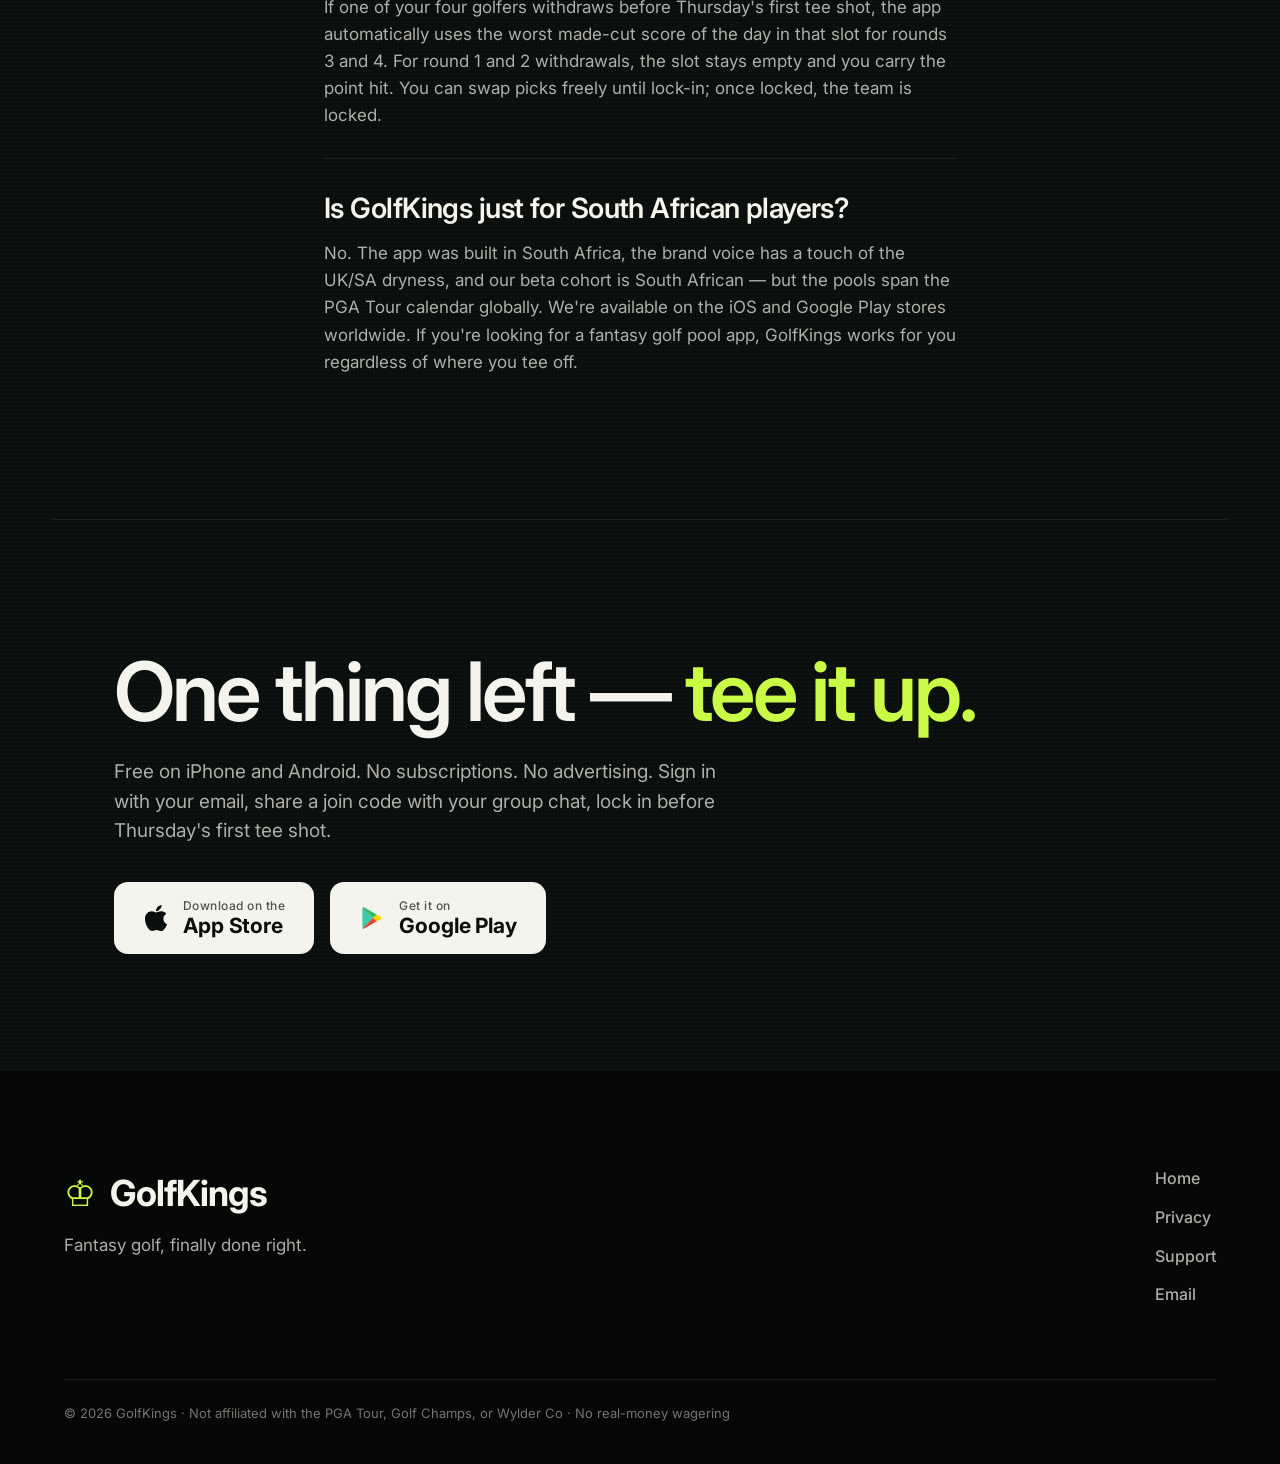
<file: vs-golf-champs.html>
<!doctype html>
<html lang="en">
  <head>
    <meta charset="utf-8" />
    <meta name="viewport" content="width=device-width, initial-scale=1" />
    <title>GolfKings vs Golf Champs — Fantasy Golf Pool Comparison</title>
    <meta
      name="description"
      content="Looking for an alternative to Golf Champs? GolfKings is the fantasy golf pool app for friends — same pick-four-golfers format, no real money, live scoring that doesn't break mid-tournament. Free on iPhone and Android."
    />
    <meta name="keywords" content="alternative to Golf Champs, Golf Champs not working, Golf Champs alternative, fantasy golf pool no real money, fantasy golf with friends, private golf pool app, PGA Tour fantasy pool, pick four golfers app" />
    <link rel="canonical" href="https://golfkings.co.za/vs-golf-champs.html" />

    <meta property="og:title" content="GolfKings vs Golf Champs — A Fantasy Golf Pool That Actually Works" />
    <meta property="og:description" content="Free, ad-free, no real-money raffles. Just pick four golfers, lock your team, follow live scoring with your mates." />
    <meta property="og:type" content="website" />
    <meta property="og:url" content="https://golfkings.co.za/vs-golf-champs.html" />
    <meta property="og:image" content="https://golfkings.co.za/assets/og-image.png" />
    <meta name="twitter:card" content="summary_large_image" />

    <meta name="theme-color" content="#0a0e0c" />
    <link rel="icon" href="favicon.svg" type="image/svg+xml" />
    <link rel="apple-touch-icon" href="favicon.svg" />
    <link rel="preconnect" href="https://fonts.googleapis.com" />
    <link rel="preconnect" href="https://fonts.gstatic.com" crossorigin />
    <link
      href="https://fonts.googleapis.com/css2?family=Inter:wght@400;500;600;700;800&family=JetBrains+Mono:wght@400;500;600&display=swap"
      rel="stylesheet"
    />
    <link rel="stylesheet" href="styles.css" />

    <!-- Structured data: helps Google understand this is a comparison/article -->
    <script type="application/ld+json">
      {
        "@context": "https://schema.org",
        "@type": "Article",
        "headline": "GolfKings vs Golf Champs — A Fantasy Golf Pool App That Actually Works",
        "description": "Side-by-side comparison of GolfKings and Golf Champs for fantasy golf pool players looking for an alternative.",
        "datePublished": "2026-05-27",
        "author": {
          "@type": "Organization",
          "name": "GolfKings",
          "url": "https://golfkings.co.za/"
        },
        "publisher": {
          "@type": "Organization",
          "name": "GolfKings"
        },
        "about": {
          "@type": "SoftwareApplication",
          "name": "GolfKings",
          "applicationCategory": "SportsApplication",
          "operatingSystem": "iOS, Android",
          "offers": { "@type": "Offer", "price": "0", "priceCurrency": "ZAR" }
        }
      }
    </script>
  </head>
  <body>
    <a href="#main" class="skip-link">Skip to content</a>

    <header class="topbar">
      <a class="wordmark" href="index.html" aria-label="GolfKings home">
        <span aria-hidden="true" class="wordmark__crown">♔</span>
        <span class="wordmark__text">GolfKings</span>
      </a>
      <nav class="topnav" aria-label="Primary">
        <a href="index.html#how">How it works</a>
        <a href="index.html#screens">The app</a>
        <a href="vs-golf-champs.html">Compare</a>
        <a class="topnav__cta" href="index.html#get">Download</a>
      </nav>
    </header>

    <main id="main">
      <!-- Hero -->
      <section class="vs-hero" aria-labelledby="vs-hero-headline">
        <p class="kicker">Honest comparison · Updated May 2026</p>
        <h1 id="vs-hero-headline" class="vs-hero__title">
          <span>The fantasy golf pool app</span>
          <span class="vs-hero__title--italic"><em>that actually works.</em></span>
        </h1>
        <p class="vs-hero__lede">
          Looking for an alternative to Golf Champs? GolfKings is the no-real-money fantasy golf pool app for friends.
          Same pick-four-golfers format. Live scoring that doesn't break mid-tournament. An editorial News tab. Push notifications that respect your inbox.
          Free on iPhone and Android.
        </p>
        <div class="vs-hero__cta">
          <a class="store-btn store-btn--apple" href="https://apps.apple.com/app/id6770234396" aria-label="Download GolfKings on the App Store">
            <svg viewBox="0 0 384 512" aria-hidden="true" width="22" height="26" fill="currentColor"><path d="M318.7 268.7c-.2-36.7 16.4-64.4 50-84.8-18.8-26.9-47.2-41.7-84.7-44.6-35.5-2.8-74.3 20.7-88.5 20.7-15 0-49.4-19.7-76.4-19.7C63.3 141.2 4 184.8 4 273.5q0 39.3 14.4 81.2c12.8 36.7 59 126.7 107.2 125.2 25.2-.6 43-17.9 75.8-17.9 31.8 0 48.3 17.9 76.4 17.9 48.6-.7 90.4-82.5 102.6-119.3-65.2-30.7-61.7-90-61.7-91.9zm-56.6-164.2c27.3-32.4 24.8-61.9 24-72.5-24.1 1.4-52 16.4-67.9 34.9-17.5 19.8-27.8 44.3-25.6 71.9 26.1 2 49.9-11.4 69.5-34.3z"/></svg>
            <span class="store-btn__inner">
              <span class="store-btn__top">Download on the</span>
              <span class="store-btn__bot">App Store</span>
            </span>
          </a>
          <a class="store-btn store-btn--google" href="https://play.google.com/store/apps/details?id=com.glynnallen1704.golfkings" aria-label="Get GolfKings on Google Play">
            <svg viewBox="0 0 24 24" aria-hidden="true" width="22" height="22"><path d="M3.61 1.81c-.31.32-.49.81-.49 1.46v17.46c0 .65.18 1.14.49 1.46l.06.05L13 12.07v-.18L3.67 1.76l-.06.05z" fill="#3CCBA9"/><path d="M16.18 15.16L13 12.07v-.18l3.18-3.18.07.04 3.76 2.14c1.07.61 1.07 1.6 0 2.21l-3.76 2.14-.07.04z" fill="#FFD400"/><path d="M16.25 15.12L13 11.98 3.61 21.36c.36.37.95.42 1.61.06l11.03-6.26" fill="#E94335"/><path d="M16.25 8.84L5.22 2.58c-.66-.37-1.25-.32-1.61.05L13 11.98l3.25-3.14z" fill="#39B962"/></svg>
            <span class="store-btn__inner">
              <span class="store-btn__top">Get it on</span>
              <span class="store-btn__bot">Google Play</span>
            </span>
          </a>
        </div>
      </section>

      <!-- The comparison table -->
      <section class="vs-table-wrap" aria-labelledby="vs-table-title">
        <p class="kicker">Side by side</p>
        <h2 class="section-title" id="vs-table-title">
          GolfKings vs Golf Champs. <em>The honest version.</em>
        </h2>
        <p class="vs-intro">
          Both apps use the same idea: pick four golfers from each week's PGA Tour field, combined world rank has to hit a target, lowest score wins. After that, they diverge.
        </p>

        <div class="vs-table" role="table" aria-label="Feature comparison">
          <div class="vs-table__head" role="row">
            <div role="columnheader">Feature</div>
            <div role="columnheader" class="vs-table__us">GolfKings</div>
            <div role="columnheader" class="vs-table__them">Golf Champs</div>
          </div>

          <div class="vs-row" role="row">
            <div role="cell" class="vs-row__label">Price</div>
            <div role="cell" class="vs-row__us">Free</div>
            <div role="cell" class="vs-row__them">Free</div>
          </div>
          <div class="vs-row" role="row">
            <div role="cell" class="vs-row__label">Real-money prizes</div>
            <div role="cell" class="vs-row__us"><strong>None.</strong> Bragging rights only.</div>
            <div role="cell" class="vs-row__them">"Win great prizes" — rated 18+ for that reason</div>
          </div>
          <div class="vs-row" role="row">
            <div role="cell" class="vs-row__label">Live scoring reliability</div>
            <div role="cell" class="vs-row__us">Round-by-round, auto-substitutes when a golfer withdraws</div>
            <div role="cell" class="vs-row__them">Recent reviews report it freezing mid-tournament</div>
          </div>
          <div class="vs-row" role="row">
            <div role="cell" class="vs-row__label">Pool privacy</div>
            <div role="cell" class="vs-row__us">Private (invite by code) or public</div>
            <div role="cell" class="vs-row__them">Private (PIN) or global</div>
          </div>
          <div class="vs-row" role="row">
            <div role="cell" class="vs-row__label">Editorial content</div>
            <div role="cell" class="vs-row__us">In-app News tab — previews, recaps, OWGR shifts</div>
            <div role="cell" class="vs-row__them">None</div>
          </div>
          <div class="vs-row" role="row">
            <div role="cell" class="vs-row__label">Notifications</div>
            <div role="cell" class="vs-row__us">Granular opt-in (team live, withdrawals, OWGR top-20 shifts, field announcements)</div>
            <div role="cell" class="vs-row__them">Basic</div>
          </div>
          <div class="vs-row" role="row">
            <div role="cell" class="vs-row__label">Sign-in</div>
            <div role="cell" class="vs-row__us">Email magic code — no passwords</div>
            <div role="cell" class="vs-row__them">Account signup with password</div>
          </div>
          <div class="vs-row" role="row">
            <div role="cell" class="vs-row__label">Tracking / advertising</div>
            <div role="cell" class="vs-row__us">No advertising SDKs. No data sold.</div>
            <div role="cell" class="vs-row__them">Standard mobile-app analytics</div>
          </div>
          <div class="vs-row" role="row">
            <div role="cell" class="vs-row__label">App Store rating</div>
            <div role="cell" class="vs-row__us">Newly launched (May 2026)</div>
            <div role="cell" class="vs-row__them">3.0★ on iOS · 3.2★ on Android (May 2026)</div>
          </div>
          <div class="vs-row" role="row">
            <div role="cell" class="vs-row__label">Update cadence</div>
            <div role="cell" class="vs-row__us">Active — weekly updates</div>
            <div role="cell" class="vs-row__them">Last major release Oct 2024</div>
          </div>
          <div class="vs-row" role="row">
            <div role="cell" class="vs-row__label">Platforms</div>
            <div role="cell" class="vs-row__us">iPhone + Android</div>
            <div role="cell" class="vs-row__them">iPhone + Android</div>
          </div>
        </div>

        <p class="vs-footnote">
          Sources: Golf Champs is published on the <a href="https://apps.apple.com/us/app/golf-champs/id1376819307">Apple App Store</a> and <a href="https://play.google.com/store/apps/details?id=net.golfchamps.app">Google Play</a>; ratings and recent reviews verified there in May 2026.
        </p>
      </section>

      <!-- Why we built this -->
      <section class="vs-why">
        <p class="kicker">Why we built it</p>
        <h2 class="section-title">
          We got tired of running our Sunday pool on a <span class="quote__strike">spreadsheet</span>.
        </h2>
        <p class="vs-why__body">
          GolfKings was built by a couple of golf nuts after one too many disputes about who picked whom, whose Excel sheet had the latest scores, and who still owed whom for the Masters pool. The app is what we wished existed — clean leaderboards, push when something matters, no Venmo, no real-money compliance theatre, and a News tab actually worth opening between tournaments.
        </p>
        <p class="vs-why__body">
          We're not trying to be the lottery. Golf Champs already does that, and the App Store reviews suggest it isn't going especially well. We're trying to be the pool app you'd hand your dad, your group chat, or your club captain — and have it just work for the four days a week the PGA Tour does.
        </p>
      </section>

      <!-- FAQ — SEO long-tail -->
      <section class="vs-faq" aria-labelledby="vs-faq-title">
        <p class="kicker">Frequently asked</p>
        <h2 class="section-title" id="vs-faq-title">Common questions about GolfKings &amp; Golf Champs</h2>

        <div class="vs-faq__item">
          <h3>Is GolfKings a Golf Champs alternative?</h3>
          <p>Yes. Same pick-four-PGA-Tour-golfers format, same combined-rank scoring, same private + public pool structure. The headline differences: GolfKings has no real-money prizes, has live scoring that doesn't break mid-event, and ships an editorial News tab. Both are free on iPhone and Android.</p>
        </div>

        <div class="vs-faq__item">
          <h3>What do I do if Golf Champs isn't working?</h3>
          <p>Most recent App Store reviews of Golf Champs flag scoring freezes during active tournaments. If your pool has stalled and the next round is hours away, you can install GolfKings, re-create the pool with a join code, and your group can pick again before Thursday's first tee. There's no cross-app pool import, but each weekly pool is a fresh start anyway — the season standings are tracked per app.</p>
        </div>

        <div class="vs-faq__item">
          <h3>Does GolfKings have real-money play?</h3>
          <p>No. No wagers, no entry fees, no payouts, no card on file. We have no in-app purchases at all on launch. Bragging rights only. It's how the app stays rated 4+ on the App Store and avoids the messy compliance Golf Champs has to navigate for its prize-draw mechanic.</p>
        </div>

        <div class="vs-faq__item">
          <h3>Can I run a private pool with friends overseas?</h3>
          <p>Yes — both private (invite by 6-character join code) and public pools support members across countries and time zones. The PGA Tour schedule is global by default. Tee times appear in each user's local time inside the app.</p>
        </div>

        <div class="vs-faq__item">
          <h3>How does the auto-substitution work when a golfer withdraws?</h3>
          <p>If one of your four golfers withdraws before Thursday's first tee shot, the app automatically uses the worst made-cut score of the day in that slot for rounds 3 and 4. For round 1 and 2 withdrawals, the slot stays empty and you carry the point hit. You can swap picks freely until lock-in; once locked, the team is locked.</p>
        </div>

        <div class="vs-faq__item">
          <h3>Is GolfKings just for South African players?</h3>
          <p>No. The app was built in South Africa, the brand voice has a touch of the UK/SA dryness, and our beta cohort is South African — but the pools span the PGA Tour calendar globally. We're available on the iOS and Google Play stores worldwide. If you're looking for a fantasy golf pool app, GolfKings works for you regardless of where you tee off.</p>
        </div>
      </section>

      <!-- Final CTA -->
      <section class="vs-final" aria-labelledby="vs-final-title">
        <h2 class="section-title" id="vs-final-title">
          One thing left — <em>tee it up.</em>
        </h2>
        <p class="vs-final__body">
          Free on iPhone and Android. No subscriptions. No advertising. Sign in with your email, share a join code with your group chat, lock in before Thursday's first tee shot.
        </p>
        <div class="vs-final__actions">
          <a class="store-btn store-btn--apple store-btn--lg" href="https://apps.apple.com/app/id6770234396" aria-label="Download GolfKings on the App Store">
            <svg viewBox="0 0 384 512" aria-hidden="true" width="26" height="30" fill="currentColor"><path d="M318.7 268.7c-.2-36.7 16.4-64.4 50-84.8-18.8-26.9-47.2-41.7-84.7-44.6-35.5-2.8-74.3 20.7-88.5 20.7-15 0-49.4-19.7-76.4-19.7C63.3 141.2 4 184.8 4 273.5q0 39.3 14.4 81.2c12.8 36.7 59 126.7 107.2 125.2 25.2-.6 43-17.9 75.8-17.9 31.8 0 48.3 17.9 76.4 17.9 48.6-.7 90.4-82.5 102.6-119.3-65.2-30.7-61.7-90-61.7-91.9zm-56.6-164.2c27.3-32.4 24.8-61.9 24-72.5-24.1 1.4-52 16.4-67.9 34.9-17.5 19.8-27.8 44.3-25.6 71.9 26.1 2 49.9-11.4 69.5-34.3z"/></svg>
            <span class="store-btn__inner">
              <span class="store-btn__top">Download on the</span>
              <span class="store-btn__bot">App Store</span>
            </span>
          </a>
          <a class="store-btn store-btn--google store-btn--lg" href="https://play.google.com/store/apps/details?id=com.glynnallen1704.golfkings" aria-label="Get GolfKings on Google Play">
            <svg viewBox="0 0 24 24" aria-hidden="true" width="26" height="26"><path d="M3.61 1.81c-.31.32-.49.81-.49 1.46v17.46c0 .65.18 1.14.49 1.46l.06.05L13 12.07v-.18L3.67 1.76l-.06.05z" fill="#3CCBA9"/><path d="M16.18 15.16L13 12.07v-.18l3.18-3.18.07.04 3.76 2.14c1.07.61 1.07 1.6 0 2.21l-3.76 2.14-.07.04z" fill="#FFD400"/><path d="M16.25 15.12L13 11.98 3.61 21.36c.36.37.95.42 1.61.06l11.03-6.26" fill="#E94335"/><path d="M16.25 8.84L5.22 2.58c-.66-.37-1.25-.32-1.61.05L13 11.98l3.25-3.14z" fill="#39B962"/></svg>
            <span class="store-btn__inner">
              <span class="store-btn__top">Get it on</span>
              <span class="store-btn__bot">Google Play</span>
            </span>
          </a>
        </div>
      </section>
    </main>

    <footer class="footer">
      <div class="footer__row">
        <div>
          <p class="footer__mark"><span aria-hidden="true">♔</span> GolfKings</p>
          <p class="footer__line">Fantasy golf, finally done right.</p>
        </div>
        <nav class="footer__nav" aria-label="Footer">
          <a href="index.html">Home</a>
          <a href="privacy.html">Privacy</a>
          <a href="support.html">Support</a>
          <a href="mailto:hello@golfkings.co.za">Email</a>
        </nav>
      </div>
      <div class="footer__meta">
        <span>© 2026 GolfKings · Not affiliated with the PGA Tour, Golf Champs, or Wylder Co · No real-money wagering</span>
      </div>
    </footer>
  </body>
</html>
</file>
<file: styles.css>
/* ─────────────────────────────────────────────────────────
   GolfKings — marketing styles
   Editorial sports: italic serif headlines, chunky display
   sans, mono accents, lime green used as a sharp accent
   (never a flood). Dark inky background.
   ───────────────────────────────────────────────────────── */

:root {
  /* Palette */
  --bg: #0a0e0c;
  --bg-deep: #060807;
  --surface: #13191a;
  --surface-2: #1b2122;
  --line: rgba(245, 244, 236, 0.08);
  --line-strong: rgba(245, 244, 236, 0.16);
  --brand: #c8fa46;
  --brand-deep: #a8d531;
  --gold: #d4af37;
  --coral: #f08e7a;
  --text-hi: #f5f4ec;
  --text-mid: rgba(245, 244, 236, 0.7);
  --text-lo: rgba(245, 244, 236, 0.46);

  /* Type — single geometric sans (Revolut/Linear/Stripe-style), JetBrains
     Mono only where numbers need to line up. No editorial serif. */
  --f-display: "Inter", "Helvetica Neue", system-ui, sans-serif;
  --f-sans: "Inter", "Helvetica Neue", system-ui, sans-serif;
  --f-body: "Inter", "Helvetica Neue", system-ui, sans-serif;
  --f-mono: "JetBrains Mono", ui-monospace, "SF Mono", Consolas, monospace;

  /* Rhythm */
  --pad-x: clamp(20px, 5vw, 64px);
  --pad-section: clamp(72px, 12vw, 160px);
  --rad-sm: 6px;
  --rad-md: 14px;
  --rad-lg: 22px;
}

/* Reset-ish */
*,
*::before,
*::after {
  box-sizing: border-box;
}
html,
body {
  margin: 0;
  padding: 0;
}
html {
  -webkit-text-size-adjust: 100%;
  scroll-behavior: smooth;
}
body {
  background: var(--bg);
  color: var(--text-hi);
  font-family: var(--f-body);
  font-size: 17px;
  line-height: 1.55;
  -webkit-font-smoothing: antialiased;
  text-rendering: optimizeLegibility;
  /* Faint dot grain so the background never feels flat */
  background-image: radial-gradient(
    rgba(245, 244, 236, 0.02) 1px,
    transparent 1px
  );
  background-size: 4px 4px;
}
a {
  color: inherit;
  text-decoration: none;
}
img,
svg {
  display: block;
  max-width: 100%;
}
ol,
ul {
  margin: 0;
  padding: 0;
  list-style: none;
}
button {
  font: inherit;
  cursor: pointer;
}

.skip-link {
  position: absolute;
  left: -10000px;
  top: auto;
  width: 1px;
  height: 1px;
  overflow: hidden;
}
.skip-link:focus {
  position: fixed;
  left: 16px;
  top: 16px;
  z-index: 50;
  width: auto;
  height: auto;
  padding: 10px 14px;
  background: var(--brand);
  color: #0a0e0c;
  font-weight: 700;
  border-radius: var(--rad-sm);
}

/* ──────────────── Top bar ──────────────── */
.topbar {
  display: flex;
  align-items: center;
  justify-content: space-between;
  padding: 20px var(--pad-x);
  border-bottom: 1px solid var(--line);
  position: sticky;
  top: 0;
  backdrop-filter: blur(14px);
  background: rgba(10, 14, 12, 0.72);
  z-index: 10;
}
.wordmark {
  display: inline-flex;
  align-items: baseline;
  gap: 8px;
  font-family: var(--f-sans);
  font-weight: 700;
  font-size: 19px;
  letter-spacing: -0.01em;
}
.wordmark__crown {
  color: var(--brand);
  font-size: 22px;
  transform: translateY(2px);
}
.topnav {
  display: flex;
  align-items: center;
  gap: clamp(14px, 2.4vw, 28px);
  font-family: var(--f-sans);
  font-size: 14px;
  font-weight: 500;
}
.topnav a {
  color: var(--text-mid);
  transition: color 160ms ease;
}
.topnav a:hover {
  color: var(--text-hi);
}
.topnav__cta {
  color: var(--bg) !important;
  background: var(--brand);
  padding: 8px 14px;
  border-radius: 999px;
  font-weight: 700;
}
.topnav__cta:hover {
  background: #d6ff5e;
}
@media (max-width: 720px) {
  .topnav a:not(.topnav__cta) {
    display: none;
  }
}

/* ──────────────── Buttons ──────────────── */
.btn {
  display: inline-flex;
  align-items: center;
  gap: 10px;
  padding: 14px 22px;
  border-radius: 999px;
  font-family: var(--f-sans);
  font-weight: 700;
  font-size: 15px;
  letter-spacing: -0.005em;
  border: 1px solid transparent;
  transition: transform 180ms ease, background 180ms ease, color 180ms ease;
}
.btn--lg {
  padding: 18px 28px;
  font-size: 16px;
}
.btn--brand {
  background: var(--brand);
  color: var(--bg);
}
.btn--brand:hover {
  background: #d6ff5e;
  transform: translateY(-1px);
}
.btn--ghost {
  color: var(--text-hi);
  border-color: var(--line-strong);
}
.btn--ghost:hover {
  background: var(--surface);
}

/* ──────────────── Kickers ──────────────── */
.kicker {
  display: inline-block;
  font-family: var(--f-mono);
  font-size: 11px;
  text-transform: uppercase;
  letter-spacing: 0.14em;
  color: var(--text-lo);
}
.kicker--mono {
  color: var(--text-mid);
}

/* ──────────────── Section title pattern ──────────────── */
.section-title {
  font-family: var(--f-display);
  font-weight: 600;
  font-size: clamp(40px, 6.4vw, 88px);
  line-height: 1;
  letter-spacing: -0.035em;
  margin: 16px 0 0 0;
  max-width: 22ch;
}
.section-title em {
  /* Drop the editorial italic — use brand color for emphasis instead */
  font-style: normal;
  color: var(--brand);
}
.section-title__muted {
  color: var(--text-lo);
}

/* ──────────────── Reveal animation on load ──────────────── */
.reveal {
  opacity: 0;
  transform: translateY(14px);
  animation: reveal 800ms cubic-bezier(0.2, 0.65, 0.2, 1) forwards;
  animation-delay: var(--d, 0ms);
}
@keyframes reveal {
  to {
    opacity: 1;
    transform: none;
  }
}
@media (prefers-reduced-motion: reduce) {
  .reveal {
    opacity: 1;
    transform: none;
    animation: none;
  }
}

/* ──────────────── Hero ──────────────── */
.hero {
  padding: clamp(48px, 9vw, 120px) var(--pad-x) clamp(60px, 10vw, 140px);
  position: relative;
  isolation: isolate;
  overflow: hidden;
}
/* A soft warm spotlight behind the hero — adds atmosphere without dominating */
.hero::before {
  content: "";
  position: absolute;
  inset: -10%;
  background: radial-gradient(
    600px 380px at 22% 18%,
    rgba(200, 250, 70, 0.08),
    transparent 60%
  );
  z-index: -1;
}
.hero__title {
  max-width: 1180px;
  margin: 0 auto;
  font-family: var(--f-display);
  font-weight: 700;
  font-size: clamp(56px, 11vw, 168px);
  line-height: 0.95;
  letter-spacing: -0.045em;
}
.hero__title span {
  display: block;
}
.hero__title--italic em {
  /* Drop italic; brand color carries the emphasis */
  font-style: normal;
  color: var(--brand);
}
.hero__lede {
  margin: clamp(28px, 4vw, 52px) auto 0;
  max-width: 640px;
  font-size: clamp(17px, 1.6vw, 21px);
  line-height: 1.5;
  color: var(--text-mid);
}
.hero__cta {
  display: flex;
  flex-wrap: wrap;
  gap: 14px;
  margin: 32px auto 0;
  max-width: 1180px;
}

/* ──────────────── Scoreboard panel ──────────────── */
.board {
  max-width: 1180px;
  margin: clamp(60px, 8vw, 100px) auto 0;
  background: linear-gradient(180deg, var(--surface) 0%, var(--bg-deep) 100%);
  border: 1px solid var(--line-strong);
  border-radius: var(--rad-lg);
  padding: clamp(20px, 3vw, 32px);
  position: relative;
  overflow: hidden;
}
.board::after {
  /* Tiny diagonal accent line in lime — sport-magazine flourish */
  content: "";
  position: absolute;
  right: -40px;
  top: -40px;
  width: 200px;
  height: 200px;
  background: var(--brand);
  opacity: 0.05;
  transform: rotate(35deg);
}
.board__head {
  display: flex;
  align-items: flex-end;
  justify-content: space-between;
  gap: 16px;
  flex-wrap: wrap;
  padding-bottom: 18px;
  border-bottom: 1px solid var(--line);
  margin-bottom: 12px;
}
.board__eyebrow {
  font-family: var(--f-mono);
  font-size: 11px;
  letter-spacing: 0.16em;
  color: var(--text-lo);
  margin: 0;
}
.board__title {
  font-family: var(--f-sans);
  font-weight: 700;
  font-size: clamp(20px, 2.4vw, 26px);
  letter-spacing: -0.015em;
  margin: 6px 0 0;
}
.board__live {
  display: inline-flex;
  align-items: center;
  gap: 8px;
  font-family: var(--f-mono);
  font-size: 12px;
  letter-spacing: 0.08em;
  color: var(--text-mid);
}
.board__dot {
  width: 8px;
  height: 8px;
  border-radius: 50%;
  background: var(--brand);
  box-shadow: 0 0 0 0 rgba(200, 250, 70, 0.55);
  animation: pulse 1.8s ease-out infinite;
}
@keyframes pulse {
  0% {
    box-shadow: 0 0 0 0 rgba(200, 250, 70, 0.55);
  }
  100% {
    box-shadow: 0 0 0 10px rgba(200, 250, 70, 0);
  }
}
@media (prefers-reduced-motion: reduce) {
  .board__dot {
    animation: none;
  }
}
.board__list {
  display: grid;
  gap: 2px;
}
.board__row {
  display: grid;
  grid-template-columns: 36px 1fr auto auto;
  gap: 14px;
  align-items: center;
  padding: 14px 12px;
  border-radius: var(--rad-sm);
  font-family: var(--f-sans);
  transition: background 160ms ease;
}
.board__row:hover {
  background: var(--surface-2);
}
.board__row--you {
  background: rgba(200, 250, 70, 0.06);
  outline: 1px solid rgba(200, 250, 70, 0.18);
}
.board__rank {
  font-family: var(--f-mono);
  font-size: 13px;
  color: var(--text-mid);
  text-align: center;
}
.board__row--lead .board__rank {
  color: var(--brand);
  font-weight: 700;
}
.board__name {
  font-weight: 600;
  font-size: 15px;
}
.board__handle {
  font-family: var(--f-mono);
  font-size: 12px;
  color: var(--text-lo);
}
.board__score {
  font-family: var(--f-mono);
  font-weight: 600;
  font-size: 15px;
  color: var(--brand);
  text-align: right;
  min-width: 44px;
}
.board__footer {
  margin: 16px 0 0;
  padding-top: 14px;
  border-top: 1px solid var(--line);
  font-family: var(--f-mono);
  font-size: 11px;
  letter-spacing: 0.12em;
  text-transform: uppercase;
  color: var(--text-lo);
}
@media (max-width: 520px) {
  .board__handle {
    display: none;
  }
  .board__row {
    grid-template-columns: 32px 1fr auto;
  }
}

/* ──────────────── How it works ──────────────── */
.how {
  padding: var(--pad-section) var(--pad-x);
  border-top: 1px solid var(--line);
  max-width: 1180px;
  margin: 0 auto;
}
.steps {
  display: grid;
  grid-template-columns: repeat(2, 1fr);
  gap: clamp(20px, 2.4vw, 32px);
  margin-top: clamp(40px, 6vw, 64px);
}
@media (max-width: 720px) {
  .steps {
    grid-template-columns: 1fr;
  }
}
.step {
  padding: clamp(24px, 3vw, 36px);
  border: 1px solid var(--line);
  border-radius: var(--rad-md);
  background: var(--surface);
  position: relative;
  transition: border-color 220ms ease, transform 220ms ease;
}
.step:hover {
  border-color: var(--line-strong);
  transform: translateY(-2px);
}
.step__num {
  font-family: var(--f-mono);
  font-size: 12px;
  letter-spacing: 0.16em;
  color: var(--brand);
}
.step__title {
  font-family: var(--f-display);
  font-weight: 600;
  font-size: clamp(28px, 3.2vw, 40px);
  letter-spacing: -0.025em;
  margin: 14px 0 10px;
}
.step__body {
  color: var(--text-mid);
  margin: 0;
  max-width: 38ch;
}

/* ──────────────── Pull quote ──────────────── */
.quote {
  padding: var(--pad-section) var(--pad-x);
  max-width: 1180px;
  margin: 0 auto;
  border-top: 1px solid var(--line);
  text-align: center;
}
.quote__text {
  font-family: var(--f-display);
  font-weight: 500;
  font-size: clamp(32px, 5.4vw, 64px);
  line-height: 1.1;
  letter-spacing: -0.03em;
  max-width: 22ch;
  margin: 0 auto;
}
.quote__strike {
  position: relative;
  white-space: nowrap;
  color: var(--text-lo);
}
.quote__strike::after {
  content: "";
  position: absolute;
  left: -2%;
  right: -2%;
  top: 52%;
  height: 4px;
  background: var(--brand);
  transform: rotate(-2deg);
  border-radius: 2px;
}
.quote__attrib {
  margin: 28px 0 0;
  font-family: var(--f-mono);
  font-size: 12px;
  letter-spacing: 0.14em;
  text-transform: uppercase;
  color: var(--text-lo);
}

/* ──────────────── Features ──────────────── */
.features {
  padding: var(--pad-section) var(--pad-x);
  border-top: 1px solid var(--line);
  max-width: 1180px;
  margin: 0 auto;
}
.feature-grid {
  display: grid;
  grid-template-columns: repeat(3, 1fr);
  gap: 1px;
  margin-top: clamp(40px, 6vw, 64px);
  background: var(--line);
  border: 1px solid var(--line);
  border-radius: var(--rad-md);
  overflow: hidden;
}
@media (max-width: 900px) {
  .feature-grid {
    grid-template-columns: repeat(2, 1fr);
  }
}
@media (max-width: 560px) {
  .feature-grid {
    grid-template-columns: 1fr;
  }
}
.feature {
  background: var(--bg);
  padding: clamp(22px, 3vw, 34px);
  transition: background 220ms ease;
}
.feature:hover {
  background: var(--surface);
}
.feature h3 {
  font-family: var(--f-sans);
  font-weight: 700;
  font-size: 19px;
  margin: 0 0 8px;
  letter-spacing: -0.01em;
}
.feature p {
  color: var(--text-mid);
  margin: 0;
  font-size: 15px;
  line-height: 1.55;
}

/* ──────────────── Trust ──────────────── */
.trust {
  padding: var(--pad-section) var(--pad-x);
  border-top: 1px solid var(--line);
  max-width: 1180px;
  margin: 0 auto;
}
.trust__grid {
  display: grid;
  grid-template-columns: repeat(3, 1fr);
  gap: clamp(24px, 4vw, 56px);
  margin-top: clamp(40px, 6vw, 64px);
}
@media (max-width: 760px) {
  .trust__grid {
    grid-template-columns: 1fr;
  }
}
.trust__cell {
  border-top: 2px solid var(--brand);
  padding-top: 18px;
}
.trust__lead {
  font-family: var(--f-display);
  font-weight: 600;
  font-size: clamp(36px, 4.8vw, 56px);
  letter-spacing: -0.035em;
  line-height: 1;
  margin: 0 0 12px;
}
.trust__body {
  margin: 0;
  color: var(--text-mid);
  font-size: 15px;
  max-width: 32ch;
}
.trust__body a {
  color: var(--text-hi);
  text-decoration: underline;
  text-underline-offset: 4px;
  text-decoration-color: var(--brand);
}

/* ──────────────── Get the app ──────────────── */
.get {
  padding: var(--pad-section) var(--pad-x);
  border-top: 1px solid var(--line);
  max-width: 1180px;
  margin: 0 auto;
}
.get__body {
  margin: 24px 0 0;
  max-width: 52ch;
  font-size: clamp(16px, 1.5vw, 19px);
  color: var(--text-mid);
}
.get__actions {
  display: flex;
  align-items: center;
  flex-wrap: wrap;
  gap: 16px;
  margin-top: 36px;
}
.badge-soon {
  display: inline-flex;
  align-items: center;
  gap: 8px;
  padding: 12px 16px;
  border-radius: 999px;
  border: 1px dashed var(--line-strong);
  font-family: var(--f-mono);
  font-size: 12px;
  letter-spacing: 0.1em;
  text-transform: uppercase;
  color: var(--text-mid);
}

/* ──────────────── Footer ──────────────── */
.footer {
  border-top: 1px solid var(--line);
  padding: clamp(56px, 8vw, 96px) var(--pad-x) clamp(28px, 4vw, 40px);
  background: var(--bg-deep);
}
.footer__row {
  display: flex;
  align-items: flex-start;
  justify-content: space-between;
  gap: clamp(40px, 6vw, 80px);
  flex-wrap: wrap;
  max-width: 1180px;
  margin: 0 auto;
}
.footer__mark {
  font-family: var(--f-sans);
  font-weight: 700;
  font-size: clamp(28px, 3.4vw, 36px);
  letter-spacing: -0.025em;
  margin: 0;
}
.footer__mark span {
  color: var(--brand);
  margin-right: 8px;
}
.footer__line {
  margin: 10px 0 0;
  font-family: var(--f-sans);
  color: var(--text-mid);
  font-size: clamp(15px, 1.4vw, 17px);
  max-width: 32ch;
}
.footer__nav {
  display: flex;
  flex-direction: column;
  gap: 14px;
  font-family: var(--f-sans);
  font-size: 16px;
  font-weight: 500;
}
.footer__nav a {
  color: var(--text-mid);
  transition: color 160ms ease;
}
.footer__nav a:hover {
  color: var(--brand);
}
.footer__meta {
  max-width: 1180px;
  margin: clamp(48px, 6vw, 72px) auto 0;
  padding-top: 24px;
  border-top: 1px solid var(--line);
  display: flex;
  flex-wrap: wrap;
  gap: 8px 32px;
  justify-content: space-between;
  font-family: var(--f-sans);
  font-size: 13px;
  color: var(--text-lo);
  line-height: 1.5;
}
.footer__bundle {
  font-weight: 500;
  color: var(--text-mid);
}

/* ──────────────── Long-form page (privacy, support) ──────────────── */
.doc {
  max-width: 760px;
  margin: 0 auto;
  padding: clamp(48px, 8vw, 96px) var(--pad-x) clamp(60px, 10vw, 120px);
}
.doc__back {
  display: inline-flex;
  align-items: center;
  gap: 6px;
  font-family: var(--f-mono);
  font-size: 12px;
  letter-spacing: 0.12em;
  text-transform: uppercase;
  color: var(--text-mid);
  margin-bottom: 32px;
}
.doc__back:hover {
  color: var(--text-hi);
}
.doc h1 {
  font-family: var(--f-display);
  font-weight: 700;
  font-size: clamp(40px, 6vw, 64px);
  line-height: 1;
  letter-spacing: -0.035em;
  margin: 0 0 12px;
}
.doc__updated {
  font-family: var(--f-mono);
  font-size: 12px;
  letter-spacing: 0.12em;
  text-transform: uppercase;
  color: var(--text-lo);
  margin: 0 0 36px;
}
.doc h2 {
  font-family: var(--f-sans);
  font-weight: 700;
  font-size: clamp(20px, 2.4vw, 26px);
  letter-spacing: -0.012em;
  margin: 48px 0 14px;
  padding-top: 28px;
  border-top: 1px solid var(--line);
}
.doc h2:first-of-type {
  border-top: none;
  padding-top: 0;
}
.doc p,
.doc li {
  color: var(--text-mid);
  line-height: 1.65;
}
.doc strong {
  color: var(--text-hi);
}
.doc a {
  color: var(--text-hi);
  text-decoration: underline;
  text-underline-offset: 4px;
  text-decoration-color: var(--brand);
}
.doc ul,
.doc ol {
  padding-left: 1.2em;
  list-style: disc;
}
.doc ol {
  list-style: decimal;
}
.doc table {
  width: 100%;
  border-collapse: collapse;
  margin: 16px 0;
  font-size: 15px;
}
.doc th,
.doc td {
  text-align: left;
  padding: 12px 14px;
  border-bottom: 1px solid var(--line);
  vertical-align: top;
}
.doc th {
  font-family: var(--f-mono);
  font-size: 11px;
  letter-spacing: 0.12em;
  text-transform: uppercase;
  color: var(--text-lo);
  font-weight: 500;
}
.doc td {
  color: var(--text-mid);
}

/* ──────────────── Store buttons ──────────────── */
.store-btn {
  display: inline-flex;
  align-items: center;
  gap: 12px;
  padding: 12px 22px;
  border-radius: 14px;
  background: var(--text-hi);
  color: var(--bg);
  font-family: var(--f-sans);
  text-decoration: none;
  transition: transform 180ms ease, background 180ms ease, box-shadow 180ms ease;
  border: 1px solid transparent;
}
.store-btn:hover {
  transform: translateY(-2px);
  box-shadow: 0 8px 22px -10px rgba(245, 244, 236, 0.4);
}
.store-btn--lg {
  padding: 16px 28px;
  gap: 14px;
}
.store-btn--google {
  background: var(--text-hi);
}
.store-btn__inner {
  display: flex;
  flex-direction: column;
  text-align: left;
  line-height: 1.1;
}
.store-btn__top {
  font-size: 11px;
  font-weight: 500;
  letter-spacing: 0.04em;
  color: rgba(10, 14, 12, 0.7);
  margin-bottom: 2px;
}
.store-btn--lg .store-btn__top {
  font-size: 12px;
}
.store-btn__bot {
  font-size: 17px;
  font-weight: 700;
  letter-spacing: -0.005em;
}
.store-btn--lg .store-btn__bot {
  font-size: 21px;
}

/* ──────────────── Screenshots gallery ──────────────── */
.screens {
  padding: var(--pad-section) 0 var(--pad-section);
  border-top: 1px solid var(--line);
  max-width: none;
  margin: 0;
  overflow: hidden;
}
.screens .kicker,
.screens .section-title,
.screens__lede,
.screens__hint {
  padding-left: var(--pad-x);
  padding-right: var(--pad-x);
  max-width: 1180px;
  margin-left: auto;
  margin-right: auto;
}
.screens__lede {
  margin-top: 24px;
  font-size: clamp(16px, 1.4vw, 18px);
  color: var(--text-mid);
  max-width: 60ch;
}
.screens__rail {
  margin-top: clamp(40px, 6vw, 64px);
  display: flex;
  gap: clamp(20px, 3vw, 36px);
  padding: 12px var(--pad-x) 24px;
  overflow-x: auto;
  overflow-y: visible;
  scroll-snap-type: x mandatory;
  scrollbar-width: none;
}
.screens__rail::-webkit-scrollbar {
  display: none;
}
.phone {
  flex: 0 0 auto;
  width: min(280px, 64vw);
  margin: 0;
  scroll-snap-align: center;
  transition: transform 280ms ease;
}
.phone:hover {
  transform: translateY(-6px);
}
.phone img {
  display: block;
  width: 100%;
  height: auto;
  border-radius: 28px;
  box-shadow:
    0 30px 60px -28px rgba(0, 0, 0, 0.65),
    0 2px 0 1px rgba(245, 244, 236, 0.04) inset;
}
.phone figcaption {
  margin-top: 14px;
  font-family: var(--f-display);
  font-weight: 500;
  font-size: 16px;
  color: var(--text-mid);
  text-align: center;
}
.screens__hint {
  margin-top: 16px;
  font-family: var(--f-mono);
  font-size: 11px;
  letter-spacing: 0.18em;
  text-transform: uppercase;
  color: var(--text-lo);
  text-align: center;
}
@media (min-width: 1100px) {
  /* On wide screens, stop pretending it's a carousel — fan the phones nicely */
  .screens__hint {
    display: none;
  }
  .phone {
    width: min(220px, 22vw);
  }
}

/* ──────────────── Versus / comparison page ──────────────── */
.vs-hero {
  padding: clamp(48px, 9vw, 120px) var(--pad-x) clamp(40px, 6vw, 80px);
  max-width: 1180px;
  margin: 0 auto;
}
.vs-hero__title {
  font-family: var(--f-display);
  font-weight: 700;
  font-size: clamp(40px, 7vw, 96px);
  line-height: 1;
  letter-spacing: -0.04em;
  margin: 12px 0 0;
}
.vs-hero__title span {
  display: block;
}
.vs-hero__title--italic em {
  /* Drop italic; brand color carries the emphasis */
  font-style: normal;
  color: var(--brand);
}
.vs-hero__lede {
  margin: clamp(24px, 4vw, 44px) 0 0;
  max-width: 64ch;
  font-size: clamp(16px, 1.5vw, 19px);
  color: var(--text-mid);
}
.vs-hero__cta {
  display: flex;
  flex-wrap: wrap;
  gap: 14px;
  margin-top: 32px;
}

/* Comparison table */
.vs-table-wrap {
  padding: clamp(60px, 9vw, 120px) var(--pad-x);
  border-top: 1px solid var(--line);
  max-width: 1180px;
  margin: 0 auto;
}
.vs-intro {
  margin: 20px 0 clamp(32px, 5vw, 56px);
  color: var(--text-mid);
  font-size: clamp(15px, 1.4vw, 18px);
  max-width: 56ch;
}
.vs-table {
  display: grid;
  border: 1px solid var(--line-strong);
  border-radius: var(--rad-md);
  overflow: hidden;
  background: var(--surface);
}
.vs-table__head {
  display: grid;
  grid-template-columns: 1.2fr 1fr 1fr;
  gap: 1px;
  background: var(--line);
  border-bottom: 1px solid var(--line-strong);
}
.vs-table__head > * {
  background: var(--bg-deep);
  padding: 16px clamp(12px, 1.6vw, 22px);
  font-family: var(--f-mono);
  font-size: 11px;
  letter-spacing: 0.16em;
  text-transform: uppercase;
  color: var(--text-mid);
}
.vs-table__head .vs-table__us {
  color: var(--brand);
  font-weight: 700;
}
.vs-table__head .vs-table__them {
  color: var(--text-lo);
}
.vs-row {
  display: grid;
  grid-template-columns: 1.2fr 1fr 1fr;
  gap: 1px;
  background: var(--line);
}
.vs-row > * {
  background: var(--surface);
  padding: clamp(14px, 1.8vw, 20px) clamp(12px, 1.6vw, 22px);
  font-size: 15px;
  line-height: 1.45;
  color: var(--text-mid);
}
.vs-row:hover > * {
  background: var(--surface-2);
}
.vs-row__label {
  font-family: var(--f-sans);
  font-weight: 600;
  color: var(--text-hi);
}
.vs-row__us {
  color: var(--text-hi);
  border-left: 2px solid var(--brand);
}
.vs-row__us strong {
  color: var(--brand);
}
.vs-row__them {
  color: var(--text-mid);
}
@media (max-width: 720px) {
  .vs-table__head,
  .vs-row {
    grid-template-columns: 1fr;
  }
  .vs-table__head > * {
    padding: 8px 16px;
  }
  .vs-row {
    padding: 8px 0;
    border-bottom: 1px solid var(--line);
  }
  .vs-row > * {
    padding: 6px 16px;
  }
  .vs-row__label {
    padding-top: 14px;
    font-size: 11px;
    text-transform: uppercase;
    letter-spacing: 0.14em;
    color: var(--text-mid);
    font-family: var(--f-mono);
  }
  .vs-row__us {
    border-left: 0;
    border-top: 2px solid var(--brand);
  }
}
.vs-footnote {
  margin: clamp(24px, 3vw, 36px) 0 0;
  font-family: var(--f-mono);
  font-size: 11px;
  letter-spacing: 0.06em;
  color: var(--text-lo);
}
.vs-footnote a {
  color: var(--text-mid);
  text-decoration: underline;
  text-underline-offset: 3px;
  text-decoration-color: var(--brand);
}

.vs-why {
  padding: clamp(60px, 9vw, 120px) var(--pad-x);
  border-top: 1px solid var(--line);
  max-width: 760px;
  margin: 0 auto;
}
.vs-why__body {
  margin: 20px 0 0;
  color: var(--text-mid);
  font-size: clamp(16px, 1.5vw, 19px);
  line-height: 1.6;
}

.vs-faq {
  padding: clamp(60px, 9vw, 120px) var(--pad-x);
  border-top: 1px solid var(--line);
  max-width: 760px;
  margin: 0 auto;
}
.vs-faq__item {
  padding: clamp(20px, 3vw, 28px) 0;
  border-bottom: 1px solid var(--line);
}
.vs-faq__item:last-of-type {
  border-bottom: none;
}
.vs-faq__item h3 {
  font-family: var(--f-display);
  font-weight: 600;
  font-size: clamp(22px, 2.4vw, 28px);
  letter-spacing: -0.02em;
  margin: 0 0 10px;
  color: var(--text-hi);
}
.vs-faq__item p {
  margin: 0;
  color: var(--text-mid);
  line-height: 1.6;
}

.vs-final {
  padding: clamp(60px, 9vw, 120px) var(--pad-x);
  border-top: 1px solid var(--line);
  max-width: 1180px;
  margin: 0 auto;
}
.vs-final__body {
  margin: 24px 0 0;
  color: var(--text-mid);
  max-width: 52ch;
  font-size: clamp(16px, 1.5vw, 19px);
}
.vs-final__actions {
  display: flex;
  align-items: center;
  flex-wrap: wrap;
  gap: 16px;
  margin-top: 36px;
}

/* ──────────────── Selection ──────────────── */
::selection {
  background: var(--brand);
  color: var(--bg);
}
</file>
